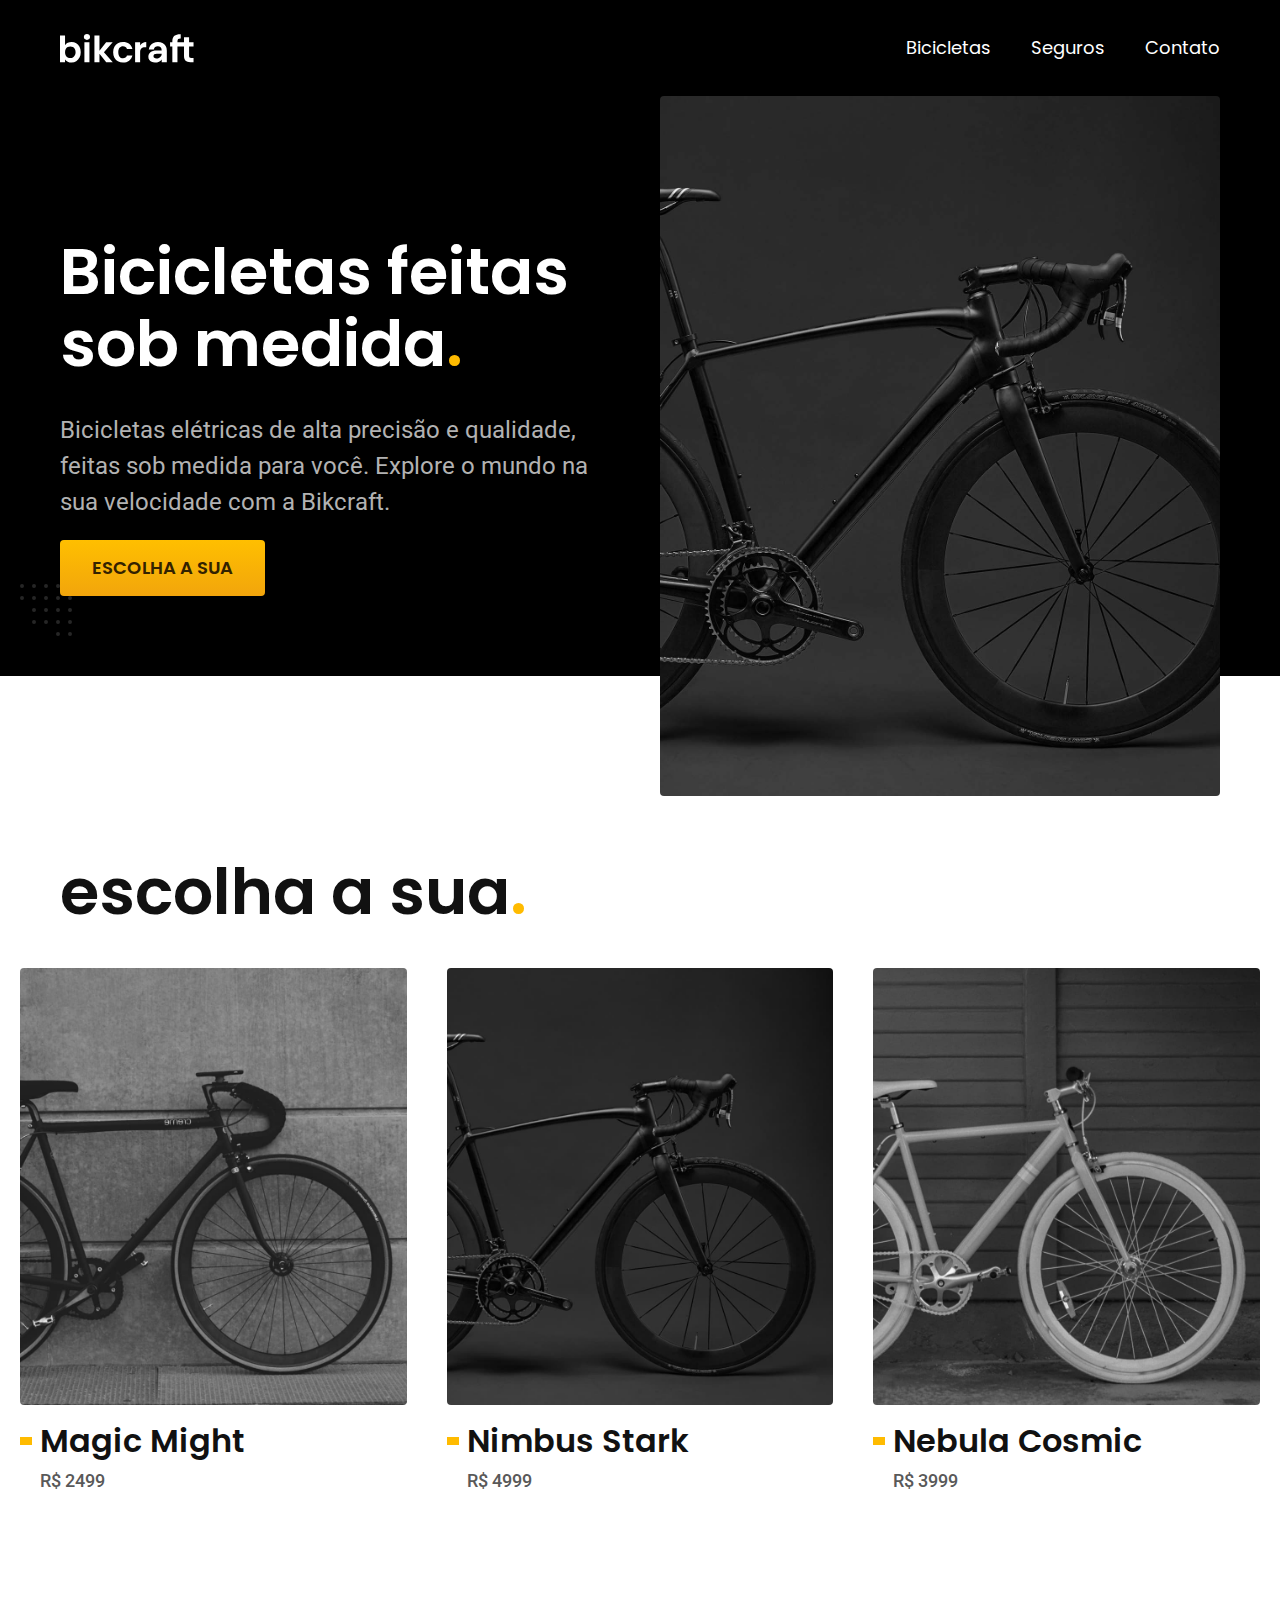
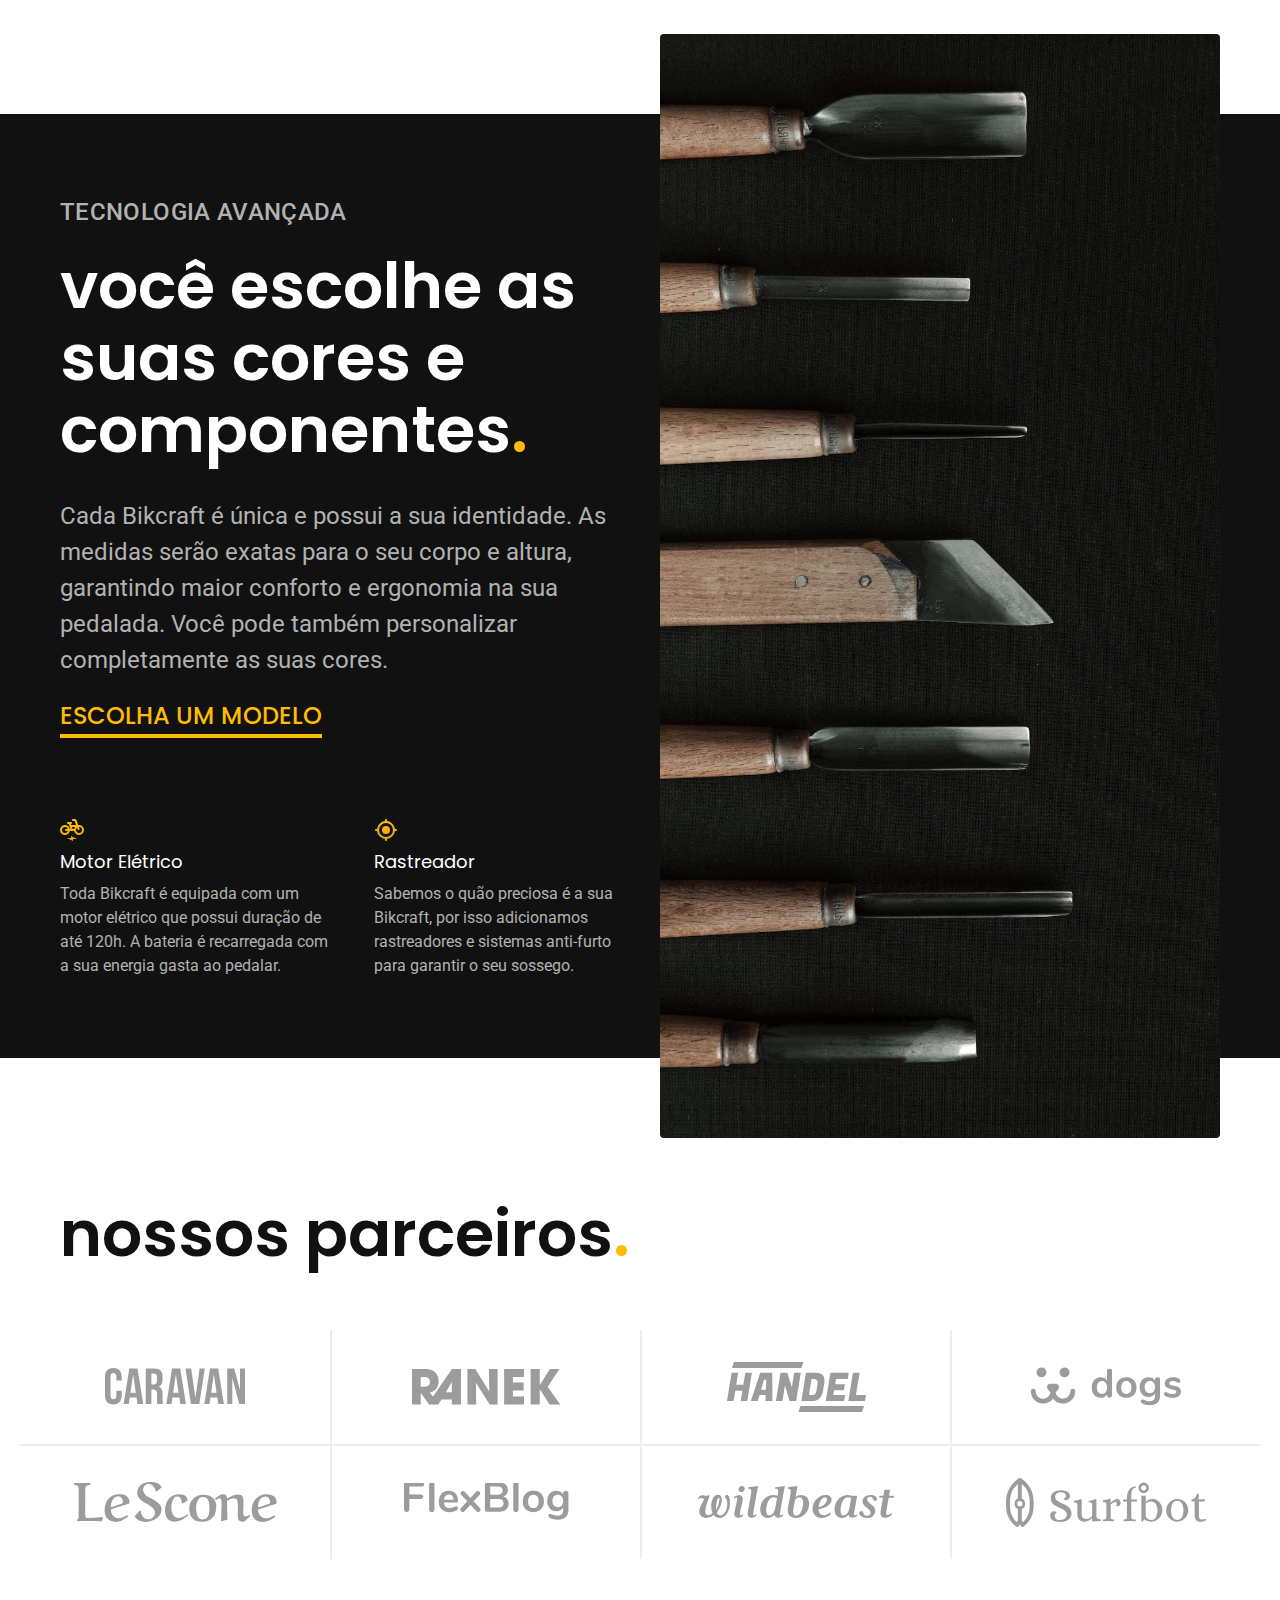
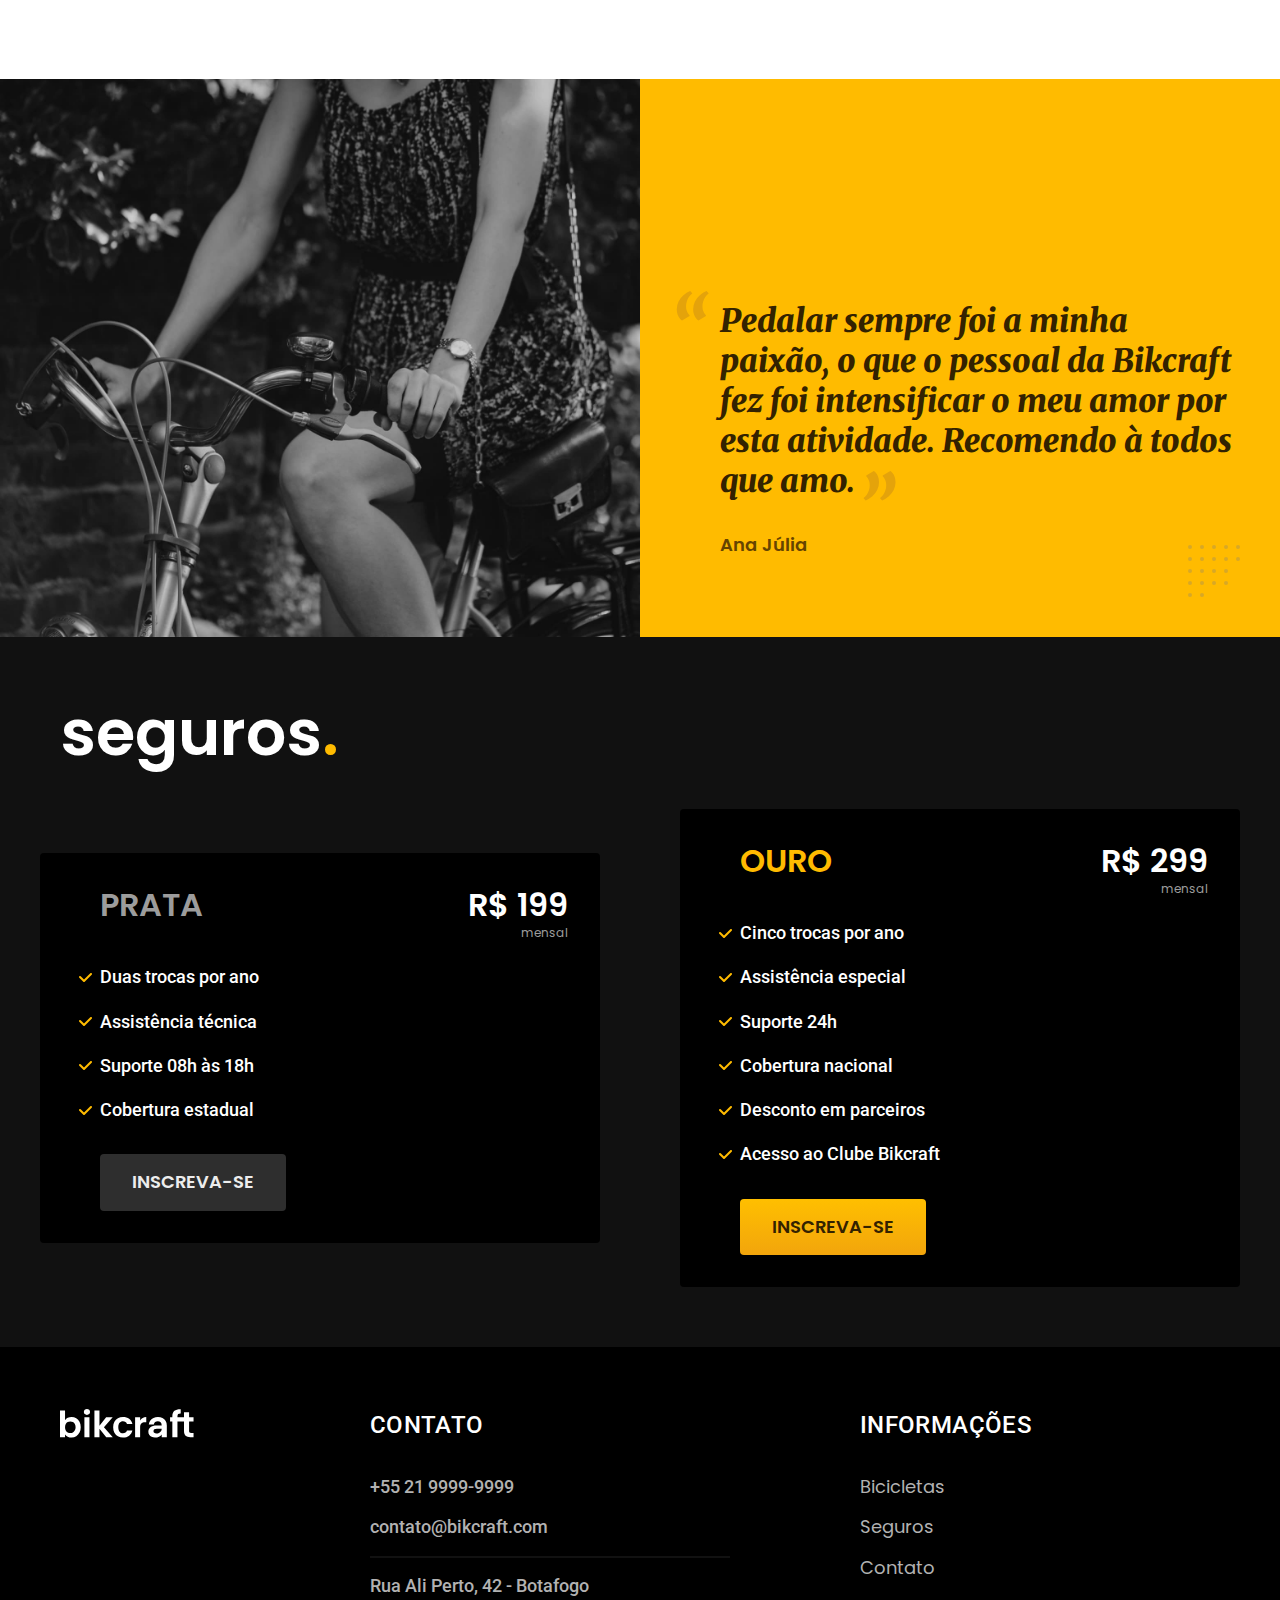
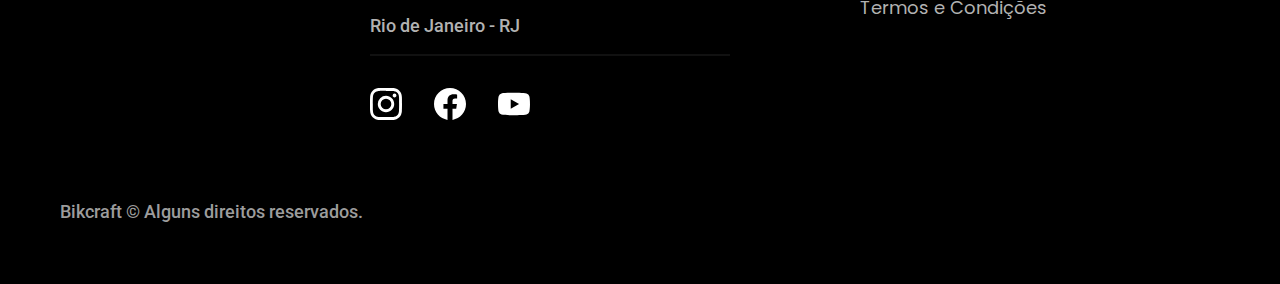
<file: index.html>
<!DOCTYPE html>
<html lang="pt-br">

<head>
  <meta charset="UTF-8">
  <meta name="viewport" content="width=device-width, initial-scale=1.0">
  <title>Bikcraft - Bicicletas Elétricas</title>
  <meta name="description" content="Bicicletas elétricas de alta precisão e qualidade, feitas sob medida para o cliente. Explore o mundo na sua velocidade com a Bikcraft.">

  <link rel="icon" href="./favicon.svg" type="image/svg+xml">
  <link rel="preload" href="./css/style.min.css" as="style">
  <link rel="stylesheet" href="./css/style.min.css">

  <script>document.documentElement.classList.add('js')</script>

  <link rel="preconnect" href="https://fonts.googleapis.com">
  <link rel="preconnect" href="https://fonts.gstatic.com" crossorigin>
  <link href="https://fonts.googleapis.com/css2?family=Merriweather:wght@900&family=Poppins:wght@400;600&family=Roboto:wght@400;500&display=swap" rel="stylesheet">

  <link rel="preconnect" href="https://fonts.googleapis.com">
  <link rel="preconnect" href="https://fonts.gstatic.com" crossorigin>
  <link href="https://fonts.googleapis.com/css2?family=Merriweather:wght@900&family=Poppins:wght@400;600&family=Roboto:wght@400;500&display=swap" rel="stylesheet">

</head>

<body>
  <header class="header-bg">
    <div class="header container">
      <a href="./">
        <img src="./img/bikcraft.svg" width="136" height="32" alt="Bikcraft">
      </a>

      <nav aria-label="primaria">
        <ul class="header-menu font-1-m cor-0">
          <li><a href="./bicicletas.html">Bicicletas</a></li>
          <li><a href="./seguros.html">Seguros</a></li>
          <li><a href="./contato.html">Contato</a></li>
        </ul>
      </nav>
    </div>
  </header>

  <main class="introducao-bg">
    <div class="introducao container">
      <div class="introducao-conteudo">
        <h1 class="font-1-xxl cor-0 fadeInDown" data-anime="100">Bicicletas feitas sob medida<span class="cor-p1">.</span></h1>
        <p class="font-2-l cor-5 fadeInUp" data-anime="200">Bicicletas elétricas de alta precisão e qualidade, feitas sob medida para você. Explore o mundo na sua velocidade com a Bikcraft.</p>
        <a class="botao fadeInLeft" data-anime="100" href="./bicicletas.html">Escolha a sua</a>
      </div>
      <picture class="fadeInUp fadeInRight" data-anime="200">
        <source media="(max-width: 800px)" width="1120" height="680" srcset="./img/bicicletas/nimbus.jpg">
        <img src="./img/fotos/introducao.jpg" alt="Bicicleta elétrica preta.">
      </picture>
    </div>
  </main>

  <article class="bicicletas-lista">
    <h2 class="container font-1-xxl">escolha a sua<span class="cor-p1">.</span></h2>

    <ul>
      <li>
        <a href="./bicicletas/magic.html">
          <img src="./img/bicicletas/magic-home.jpg" width="920" height="1040" alt="Bicicleta preta">
          <h3 class="font-1-xl">Magic Might</h3>
          <span class="font-2-m cor-8">R$ 2499</span>
        </a>
      </li>
      <li>
        <a href="./bicicletas/nimbus.html">
          <img src="./img/bicicletas/nimbus-home.jpg" width="920" height="1040" alt="Bicicleta preta">
          <h3 class="font-1-xl">Nimbus Stark</h3>
          <span class="font-2-m cor-8">R$ 4999</span>
        </a>
      </li>
      <li>
        <a href="./bicicletas/nebula.html">
          <img src="./img/bicicletas/nebula-home.jpg" width="920" height="1040" alt="Bicicleta preta">
          <h3 class="font-1-xl">Nebula Cosmic</h3>
          <span class="font-2-m cor-8">R$ 3999</span>
        </a>
      </li>
    </ul>
  </article>

  <article class="tecnologia-bg">
    <div class="tecnologia container">
      <div class="tecnologia-conteudo">
        <span class="font-2-l-b cor-5">Tecnologia Avançada</span>
        <h2 class="font-1-xxl cor-0">você escolhe as suas cores e componentes<span class="cor-p1">.</span></h2>
        <p class="font-2-l cor-5">Cada Bikcraft é única e possui a sua identidade. As medidas serão exatas para o seu corpo e altura, garantindo maior conforto e ergonomia na sua pedalada. Você pode também personalizar completamente as suas cores.</p>
        <a class="link" href="./bicicletas.html">Escolha um modelo</a>
        <div class="tecnologia-vantagens">
          <div>
            <img src="./img/icones/eletrica.svg" width="32" height="32" alt="">
            <h3 class="font-1-m cor-0">Motor Elétrico</h3>
            <p class="font-2-s cor-5">Toda Bikcraft é equipada com um motor elétrico que possui duração de até 120h. A bateria é recarregada com a sua energia gasta ao pedalar.</p>
          </div>
          <div>
            <img src="./img/icones/rastreador.svg" width="32" height="32" alt="">
            <h3 class="font-1-m cor-0">Rastreador</h3>
            <p class="font-2-s cor-5">Sabemos o quão preciosa é a sua Bikcraft, por isso adicionamos rastreadores e sistemas anti-furto para garantir o seu sossego.</p>
          </div>
        </div>
      </div>
      <div class="tecnologia-imagem">
        <img src="./img/fotos/tecnologia.jpg" width="1200" height="1920" alt="">
      </div>
    </div>
  </article>

  <section class="parceiros" aria-label="Nossos Parceiros">
    <h2 class="container font-1-xxl">nossos parceiros<span class="cor-p1">.</span></h2>

    <ul>
      <li><img src="./img/parceiros/caravan.svg" width="140" height="38" alt="caravan"></li>
      <li><img src="./img/parceiros/ranek.svg" width="149" height="36" alt="ranek"></li>
      <li><img src="./img/parceiros/handel.svg" width="139" height="59" alt="handel"></li>
      <li><img src="./img/parceiros/dogs.svg" width="152" height="39" alt="dogs"></li>
      <li><img src="./img/parceiros/lescone.svg" width="204" height="41" alt="lescone"></li>
      <li><img src="./img/parceiros/flexblog.svg" width="165" height="38" alt="flexblog"></li>
      <li><img src="./img/parceiros/wildbeast.svg" width="196" height="34" alt="wildbeast"></li>
      <li><img src="./img/parceiros/surfbot.svg" width="200" height="49" alt="surfbot"></li>
    </ul>
  </section>

  <section class="depoimento" aria-label="Depoimento">
    <div>
      <img src="./img/fotos/depoimento.jpg" width="1560" height="1360" alt="Pessoa pedalando uma bicicleta Bikcraft">
    </div>
    <div class="depoimento-conteudo">
      <blockquote class="font-1-xl cor-p5">
        <p>Pedalar sempre foi a minha paixão, o que o pessoal da Bikcraft fez foi intensificar o meu amor por esta atividade. Recomendo à todos que amo.</p>
      </blockquote>
      <span class="font-1-m-b cor-p4">Ana Júlia</span>
    </div>
  </section>

  <article class="seguros-bg">
    <div class="seguros container">
      <h2 class="font-1-xxl cor-0">seguros<span class="cor-p1">.</span></h2>
      <div class="seguros-item fadeInLeft">
        <h3 class="font-1-xl cor-6">PRATA</h3>
        <span class="font-1-xl cor-0">R$ 199 <span class="font-1-xs cor-6">mensal</span></span>
        <ul class="font-2-m cor-0">
          <li>Duas trocas por ano</li>
          <li>Assistência técnica</li>
          <li>Suporte 08h às 18h</li>
          <li>Cobertura estadual</li>
        </ul>
        <a class="botao secundario" href="./orcamento.html">Inscreva-se</a>
      </div>

      <div class="seguros-item fadeInRight">
        <h3 class="font-1-xl cor-p1">OURO</h3>
        <span class="font-1-xl cor-0">R$ 299 <span class="font-1-xs cor-6">mensal</span></span>
        <ul class="font-2-m cor-0">
          <li>Cinco trocas por ano</li>
          <li>Assistência especial</li>
          <li>Suporte 24h</li>
          <li>Cobertura nacional</li>
          <li>Desconto em parceiros</li>
          <li>Acesso ao Clube Bikcraft</li>
        </ul>
        <a class="botao" href="./orcamento.html">Inscreva-se</a>
      </div>
    </div>
  </article>

  <footer class="footer-bg">
    <div class="footer container">
      <img src="./img/bikcraft.svg" width="136" height="32" alt="Bikcraft">
      <div class="footer-contato">
        <h3 class="font-2-l-b cor-0">Contato</h3>
        <ul class="font-2-m cor-5">
          <li><a href="tel:+552199999999">+55 21 9999-9999</a></li>
          <li><a href="mailto:contato@bikcraft.com">contato@bikcraft.com</a></li>
          <li>Rua Ali Perto, 42 - Botafogo</li>
          <li>Rio de Janeiro - RJ</li>
        </ul>
        <div class="footer-redes">
          <a href="./">
            <img src="./img/redes/instagram.svg" width="32" height="32" alt="Instagram">
          </a>
          <a href="./">
            <img src="./img/redes/facebook.svg" width="32" height="32" alt="Facebook">
          </a>
          <a href="./">
            <img src="./img/redes/youtube.svg" width="32" height="32" alt="Youtube">
          </a>
        </div>
      </div>
      <div class="footer-informacoes">
        <h3 class="font-2-l-b cor-0">Informações</h3>
        <nav>
          <ul class="font-1-m cor-5">
            <li><a href="./bicicletas.html">Bicicletas</a></li>
            <li><a href="./seguros.html">Seguros</a></li>
            <li><a href="./contato.html">Contato</a></li>
            <li><a href="./termos.html">Termos e Condições</a></li>
          </ul>
        </nav>
      </div>
      <p class="footer-copy font-2-m cor-6">Bikcraft © Alguns direitos reservados.</p>
    </div>
  </footer>
  <script src="./js/plugins/simple-anime.js"></script>
  <script src="./js/script.js"></script>
</body>

</html>
</file>
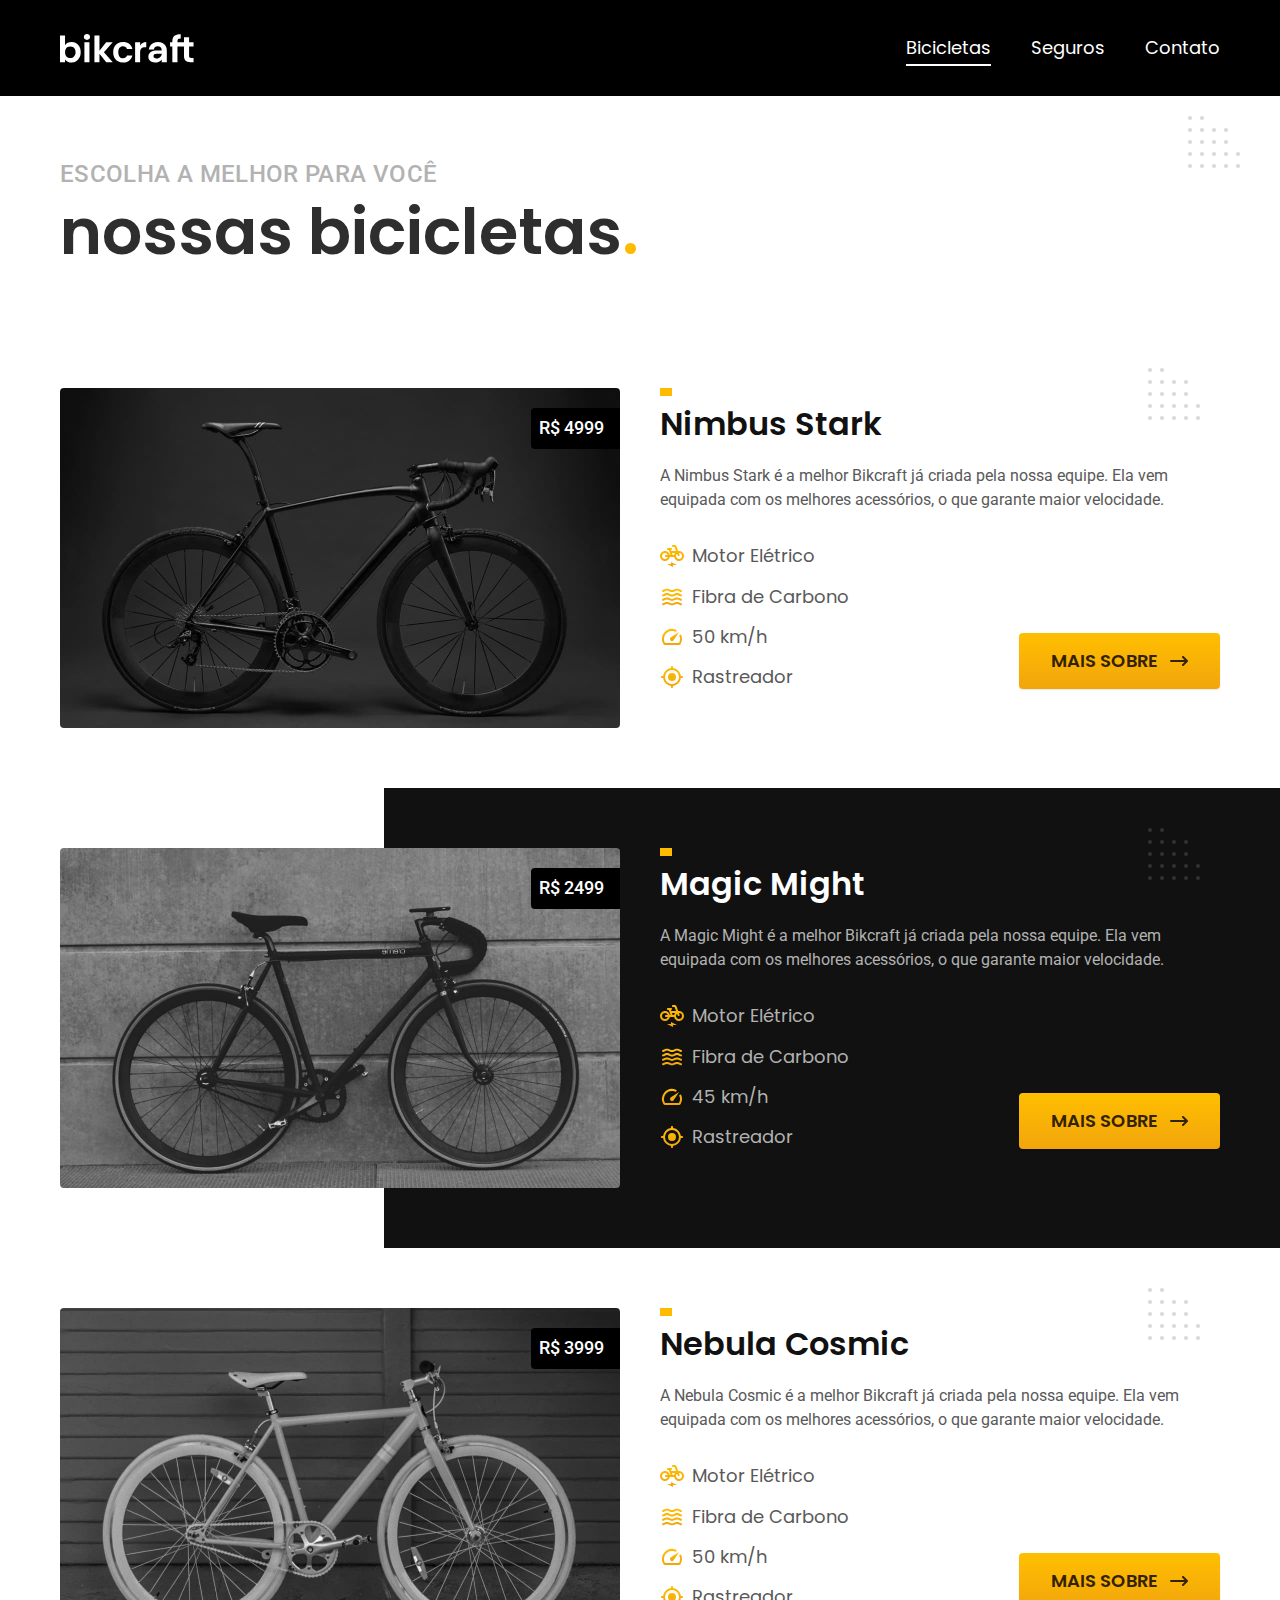
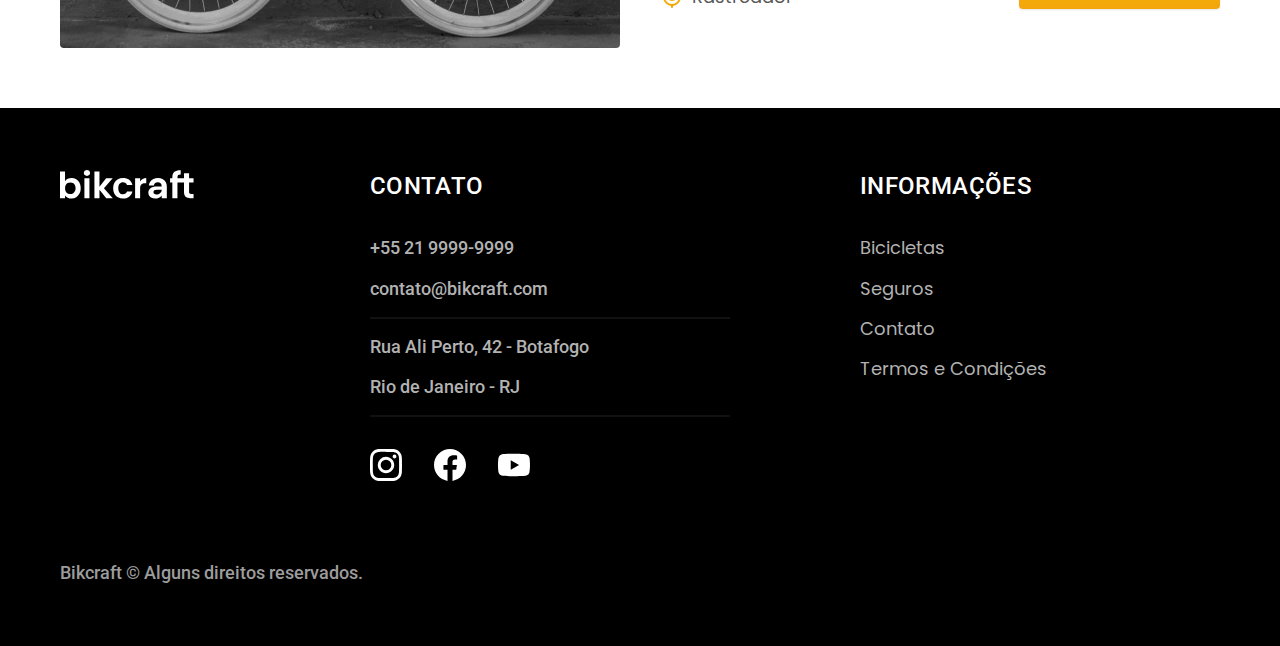
<file: bicicletas.html>
<!DOCTYPE html>
<html lang="pt-br">

<head>
  <meta charset="UTF-8">
  <meta name="viewport" content="width=device-width, initial-scale=1.0">

  <title>Bicicletas | Bikcraft</title>
  <meta name="description" content="Bicicletas">

  <link rel="icon" href="./favicon.svg" type="image/svg+xml">
  <link rel="preload" href="./css/style.min.css" as="style">
  <link rel="stylesheet" href="./css/style.min.css">
  <script>document.documentElement.classList.add('js')</script>

  <link rel="preconnect" href="https://fonts.googleapis.com">
  <link rel="preconnect" href="https://fonts.gstatic.com" crossorigin>
  <link href="https://fonts.googleapis.com/css2?family=Merriweather:wght@900&family=Poppins:wght@400;600&family=Roboto:wght@400;500&display=swap" rel="stylesheet">
</head>

<body id="bicicletas">
  <header class="header-bg">
    <div class="header container">
      <a href="./">
        <img src="./img/bikcraft.svg" width="136" height="32" alt="Bikcraft">
      </a>

      <nav aria-label="primaria">
        <ul class="header-menu font-1-m cor-0">
          <li><a href="./bicicletas.html">Bicicletas</a></li>
          <li><a href="./seguros.html">Seguros</a></li>
          <li><a href="./contato.html">Contato</a></li>
        </ul>
      </nav>
    </div>
  </header>

  <main>
    <div class="titulo-bg">
      <div class="titulo container">
        <p class="font-2-l-b cor-5">Escolha a melhor para você</p>
        <h1 class="font-1-xxl cor-10">nossas bicicletas<span class="cor-p1">.</span></h1>
      </div>
    </div>

    <div class="bicicletas container">
      <div class="bicicletas-imagem">
        <img src="./img/bicicletas/nimbus.jpg" width="1120" height="680" alt="Bicicleta preta">
        <span class="font-2-m cor-0">R$ 4999</span>
      </div>
      <div class="bicicletas-conteudo">
        <h2 class="font-1-xl">Nimbus Stark</h2>
        <p class="font-2-s cor-8">A Nimbus Stark é a melhor Bikcraft já criada pela nossa equipe. Ela vem equipada com os melhores acessórios, o que garante maior velocidade.</p>
        <ul class="font-1-m cor-8">
          <li>
            <img src="./img/icones/eletrica.svg" width="32" height="32" alt="">
            Motor Elétrico
          </li>
          <li>
            <img src="./img/icones/carbono.svg" width="32" height="32" alt="">
            Fibra de Carbono
          </li>
          <li>
            <img src="./img/icones/velocidade.svg" width="32" height="32" alt="">
            50 km/h
          </li>
          <li>
            <img src="./img/icones/rastreador.svg" width="32" height="32" alt="">
            Rastreador
          </li>
        </ul>
        <a class="botao seta" href="./bicicletas/nimbus.html">Mais Sobre</a>
      </div>
    </div>

    <div class="bicicletas-bg">
      <div class="bicicletas container">
        <div class="bicicletas-imagem">
          <img src="./img/bicicletas/magic.jpg" width="1120" height="680" alt="Bicicleta preta">
          <span class="font-2-m cor-0">R$ 2499</span>
        </div>
        <div class="bicicletas-conteudo">
          <h2 class="font-1-xl cor-0">Magic Might</h2>
          <p class="font-2-s cor-5">A Magic Might é a melhor Bikcraft já criada pela nossa equipe. Ela vem equipada com os melhores acessórios, o que garante maior velocidade.</p>
          <ul class="font-1-m cor-5">
            <li>
              <img src="./img/icones/eletrica.svg" width="32" height="32" alt="">
              Motor Elétrico
            </li>
            <li>
              <img src="./img/icones/carbono.svg" width="32" height="32" alt="">
              Fibra de Carbono
            </li>
            <li>
              <img src="./img/icones/velocidade.svg" width="32" height="32" alt="">
              45 km/h
            </li>
            <li>
              <img src="./img/icones/rastreador.svg" width="32" height="32" alt="">
              Rastreador
            </li>
          </ul>
          <a class="botao seta" href="./bicicletas/magic.html">Mais Sobre</a>
        </div>
      </div>
    </div>

    <div class="bicicletas container">
      <div class="bicicletas-imagem">
        <img src="./img/bicicletas/nebula.jpg" width="1120" height="680" alt="Bicicleta preta">
        <span class="font-2-m cor-0">R$ 3999</span>
      </div>
      <div class="bicicletas-conteudo">
        <h2 class="font-1-xl">Nebula Cosmic</h2>
        <p class="font-2-s cor-8">A Nebula Cosmic é a melhor Bikcraft já criada pela nossa equipe. Ela vem equipada com os melhores acessórios, o que garante maior velocidade.</p>
        <ul class="font-1-m cor-8">
          <li>
            <img src="./img/icones/eletrica.svg" width="32" height="32" alt="">
            Motor Elétrico
          </li>
          <li>
            <img src="./img/icones/carbono.svg" width="32" height="32" alt="">
            Fibra de Carbono
          </li>
          <li>
            <img src="./img/icones/velocidade.svg" width="32" height="32" alt="">
            50 km/h
          </li>
          <li>
            <img src="./img/icones/rastreador.svg" width="32" height="32" alt="">
            Rastreador
          </li>
        </ul>
        <a class="botao seta" href="./bicicletas/nebula.html">Mais Sobre</a>
      </div>
    </div>

  </main>

  <footer class="footer-bg">
    <div class="footer container">
      <img src="./img/bikcraft.svg" width="136" height="32" alt="Bikcraft">
      <div class="footer-contato">
        <h3 class="font-2-l-b cor-0">Contato</h3>
        <ul class="font-2-m cor-5">
          <li><a href="tel:+552199999999">+55 21 9999-9999</a></li>
          <li><a href="mailto:contato@bikcraft.com">contato@bikcraft.com</a></li>
          <li>Rua Ali Perto, 42 - Botafogo</li>
          <li>Rio de Janeiro - RJ</li>
        </ul>
        <div class="footer-redes">
          <a href="./">
            <img src="./img/redes/instagram.svg" width="32" height="32" alt="Instagram">
          </a>
          <a href="./">
            <img src="./img/redes/facebook.svg" width="32" height="32" alt="Facebook">
          </a>
          <a href="./">
            <img src="./img/redes/youtube.svg" width="32" height="32" alt="Youtube">
          </a>
        </div>
      </div>
      <div class="footer-informacoes">
        <h3 class="font-2-l-b cor-0">Informações</h3>
        <nav>
          <ul class="font-1-m cor-5">
            <li><a href="./bicicletas.html">Bicicletas</a></li>
            <li><a href="./seguros.html">Seguros</a></li>
            <li><a href="./contato.html">Contato</a></li>
            <li><a href="./termos.html">Termos e Condições</a></li>
          </ul>
        </nav>
      </div>
      <p class="footer-copy font-2-m cor-6">Bikcraft © Alguns direitos reservados.</p>
    </div>
  </footer>
  <script src="./js/script.js"></script>
</body>

</html>
</file>
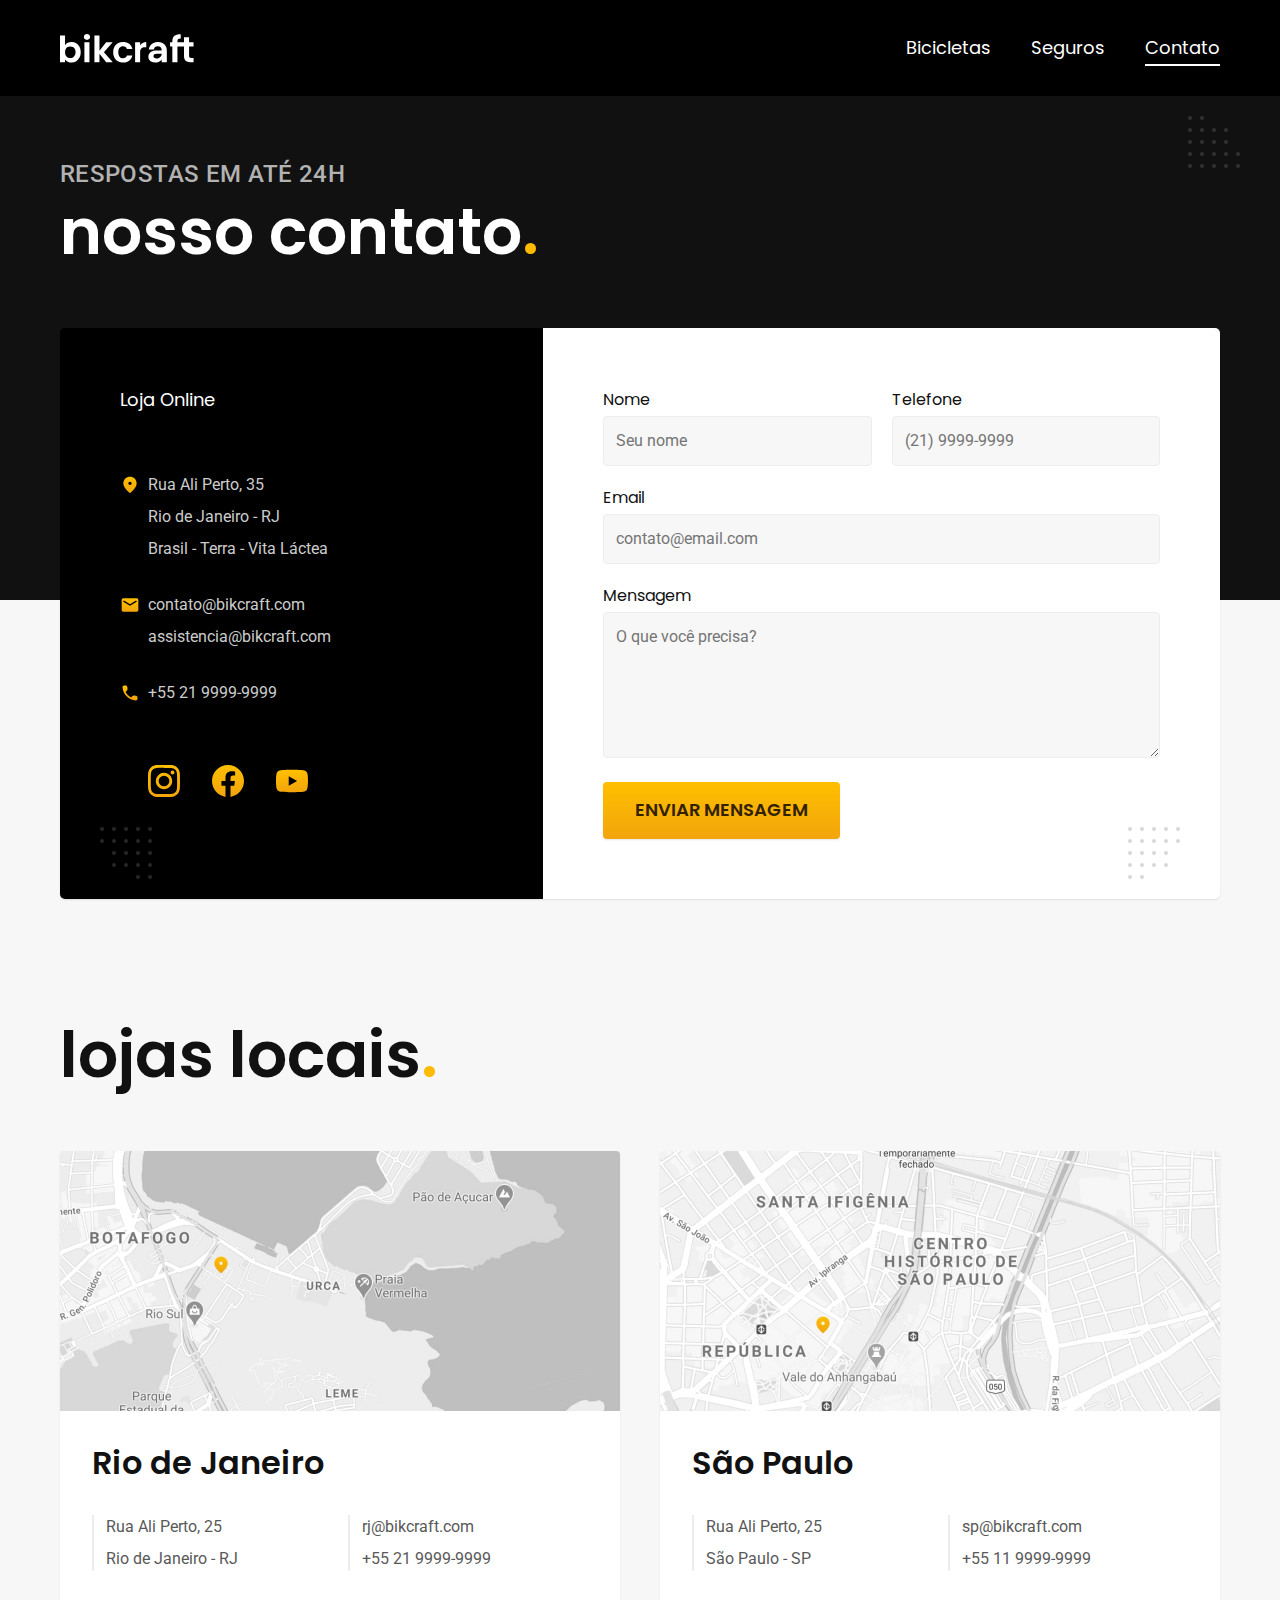
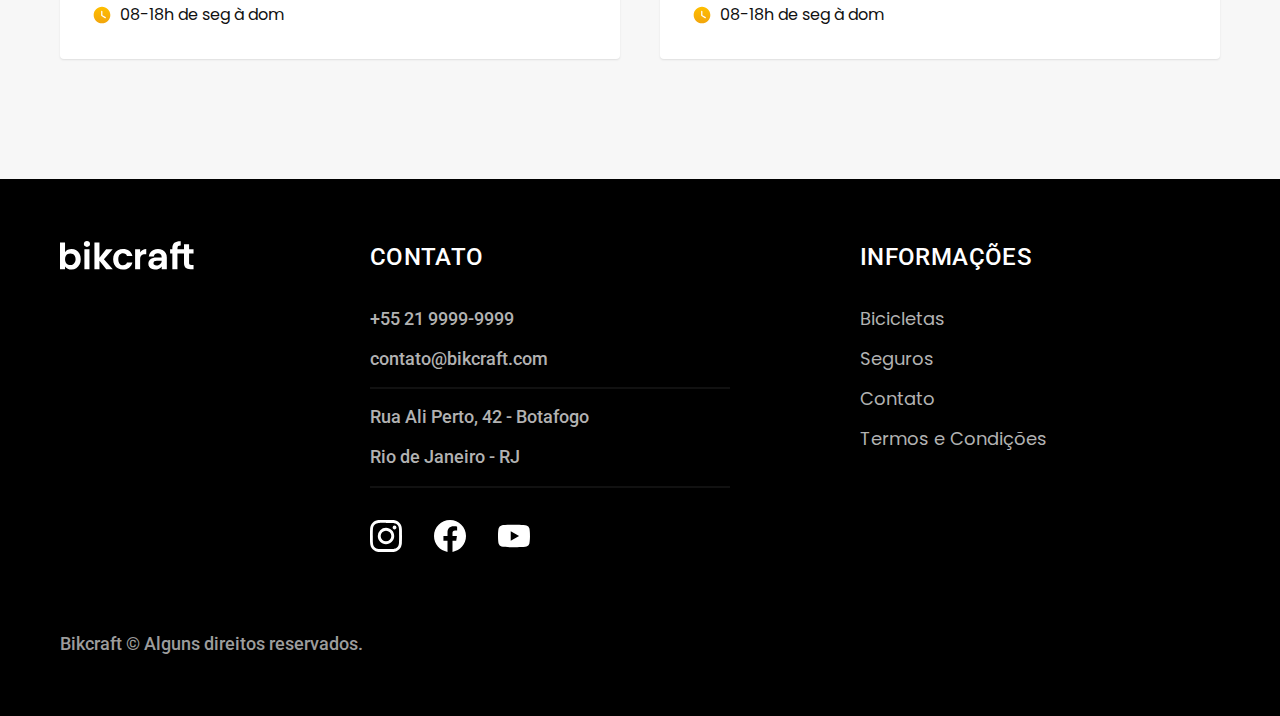
<file: contato.html>
<!DOCTYPE html>
<html lang="pt-br">

<head>
  <meta charset="UTF-8">
  <meta name="viewport" content="width=device-width, initial-scale=1.0">

  <title>Contato | Bikcraft</title>
  <meta name="description" content="Contato.">

  <link rel="icon" href="./favicon.svg" type="image/svg+xml">
  <link rel="preload" href="./css/style.min.css" as="style">
  <link rel="stylesheet" href="./css/style.min.css">
  <script>document.documentElement.classList.add('js')</script>

  <link rel="preconnect" href="https://fonts.googleapis.com">
  <link rel="preconnect" href="https://fonts.gstatic.com" crossorigin>
  <link href="https://fonts.googleapis.com/css2?family=Merriweather:wght@900&family=Poppins:wght@400;600&family=Roboto:wght@400;500&display=swap" rel="stylesheet">
</head>

<body id="contato">
  <header class="header-bg">
    <div class="header container">
      <a href="./">
        <img src="./img/bikcraft.svg" width="136" height="32" alt="Bikcraft">
      </a>

      <nav aria-label="primaria">
        <ul class="header-menu font-1-m cor-0">
          <li><a href="./bicicletas.html">Bicicletas</a></li>
          <li><a href="./seguros.html">Seguros</a></li>
          <li><a href="./contato.html">Contato</a></li>
        </ul>
      </nav>
    </div>
  </header>

  <main>
    <div class="titulo-bg">
      <div class="titulo container">
        <p class="font-2-l-b cor-5">Respostas em até 24h</p>
        <h1 class="font-1-xxl cor-0">nosso contato<span class="cor-p1">.</span></h1>
      </div>
    </div>

    <div class="contato container">
      <section class="contato-dados" aria-label="Endereço">
        <h2 class="font-1-m cor-0">Loja Online</h2>
        <div class="contato-endereco font-2-s cor-4">
          <p>Rua Ali Perto, 35</p>
          <p>Rio de Janeiro - RJ</p>
          <p>Brasil - Terra - Vita Láctea</p>
        </div>
        <address class="contato-meios font-2-s cor-4">
          <a href="mailto:contato@bikcraft.com">contato@bikcraft.com</a>
          <a href="mailto:assistencia@bikcraft.com">assistencia@bikcraft.com</a>
          <a href="tel:+552199999999">+55 21 9999-9999</a>
        </address>
        <div class="contato-redes">
          <a href="./">
            <img src="./img/redes/instagram-p.svg" alt="Instagram">
          </a>
          <a href="./">
            <img src="./img/redes/facebook-p.svg" alt="Facebook">
          </a>
          <a href="./">
            <img src="./img/redes/youtube-p.svg" alt="Youtube">
          </a>
        </div>
      </section>
      <section class="contato-formulario" aria-label="Formulário">
        <form class="form" action="./contato.html">
          <div>
            <label for="nome">Nome</label>
            <input type="text" id="nome" name="nome" placeholder="Seu nome">
          </div>
          <div>
            <label for="telefone">Telefone</label>
            <input type="text" id="telefone" name="telefone" placeholder="(21) 9999-9999">
          </div>
          <div class="col-2">
            <label for="email">Email</label>
            <input type="email" id="email" name="email" placeholder="contato@email.com">
          </div>
          <div class="col-2">
            <label for="mensagem">Mensagem</label>
            <textarea rows="5" id="mensagem" name="mensagem" placeholder="O que você precisa?"></textarea>
          </div>
          <button class="botao col-2">Enviar Mensagem</button>
        </form>
      </section>
    </div>
  </main>

  <article class="lojas container">
    <h2 class="font-1-xxl">lojas locais<span class="cor-p1">.</span></h2>
    <div class="lojas-item">
      <img src="./img/lojas/rj.jpg" alt="mapa marcando o endereço em Rua Ali Perto, 25 - Rio de Janeiro - RJ">
      <div class="lojas-conteudo">
        <h3 class="font-1-xl">Rio de Janeiro</h3>
        <div class="lojas-dados font-2-s cor-8">
          <p>Rua Ali Perto, 25</p>
          <p>Rio de Janeiro - RJ</p>
        </div>
        <div class="lojas-dados font-2-s cor-8">
          <a href="mailto:rj@bikcraft.com">rj@bikcraft.com</a>
          <a href="tel:+552199999999">+55 21 9999-9999</a>
        </div>
        <p class="lojas-tempo font-1-s"><img src="./img/icones/horario.svg" alt="">08-18h de seg à dom</p>
      </div>
    </div>

    <div class="lojas-item">
      <img src="./img/lojas/sp.jpg" alt="mapa marcando o endereço em Rua Ali Perto, 25 - São Paulo - SP">
      <div class="lojas-conteudo">
        <h3 class="font-1-xl">São Paulo</h3>
        <div class="lojas-dados font-2-s cor-8">
          <p>Rua Ali Perto, 25</p>
          <p>São Paulo - SP</p>
        </div>
        <div class="lojas-dados font-2-s cor-8">
          <a href="mailto:sp@bikcraft.com">sp@bikcraft.com</a>
          <a href="tel:+551199999999">+55 11 9999-9999</a>
        </div>
        <p class="lojas-tempo font-1-s"><img src="./img/icones/horario.svg" alt="">08-18h de seg à dom</p>
      </div>
    </div>
  </article>

  <footer class="footer-bg">
    <div class="footer container">
      <img src="./img/bikcraft.svg" width="136" height="32" alt="Bikcraft">
      <div class="footer-contato">
        <h3 class="font-2-l-b cor-0">Contato</h3>
        <ul class="font-2-m cor-5">
          <li><a href="tel:+552199999999">+55 21 9999-9999</a></li>
          <li><a href="mailto:contato@bikcraft.com">contato@bikcraft.com</a></li>
          <li>Rua Ali Perto, 42 - Botafogo</li>
          <li>Rio de Janeiro - RJ</li>
        </ul>
        <div class="footer-redes">
          <a href="./">
            <img src="./img/redes/instagram.svg" width="32" height="32" alt="Instagram">
          </a>
          <a href="./">
            <img src="./img/redes/facebook.svg" width="32" height="32" alt="Facebook">
          </a>
          <a href="./">
            <img src="./img/redes/youtube.svg" width="32" height="32" alt="Youtube">
          </a>
        </div>
      </div>
      <div class="footer-informacoes">
        <h3 class="font-2-l-b cor-0">Informações</h3>
        <nav>
          <ul class="font-1-m cor-5">
            <li><a href="./bicicletas.html">Bicicletas</a></li>
            <li><a href="./seguros.html">Seguros</a></li>
            <li><a href="./contato.html">Contato</a></li>
            <li><a href="./termos.html">Termos e Condições</a></li>
          </ul>
        </nav>
      </div>
      <p class="footer-copy font-2-m cor-6">Bikcraft © Alguns direitos reservados.</p>
    </div>
  </footer>
  <script src="./js/script.js"></script>
</body>

</html>
</file>
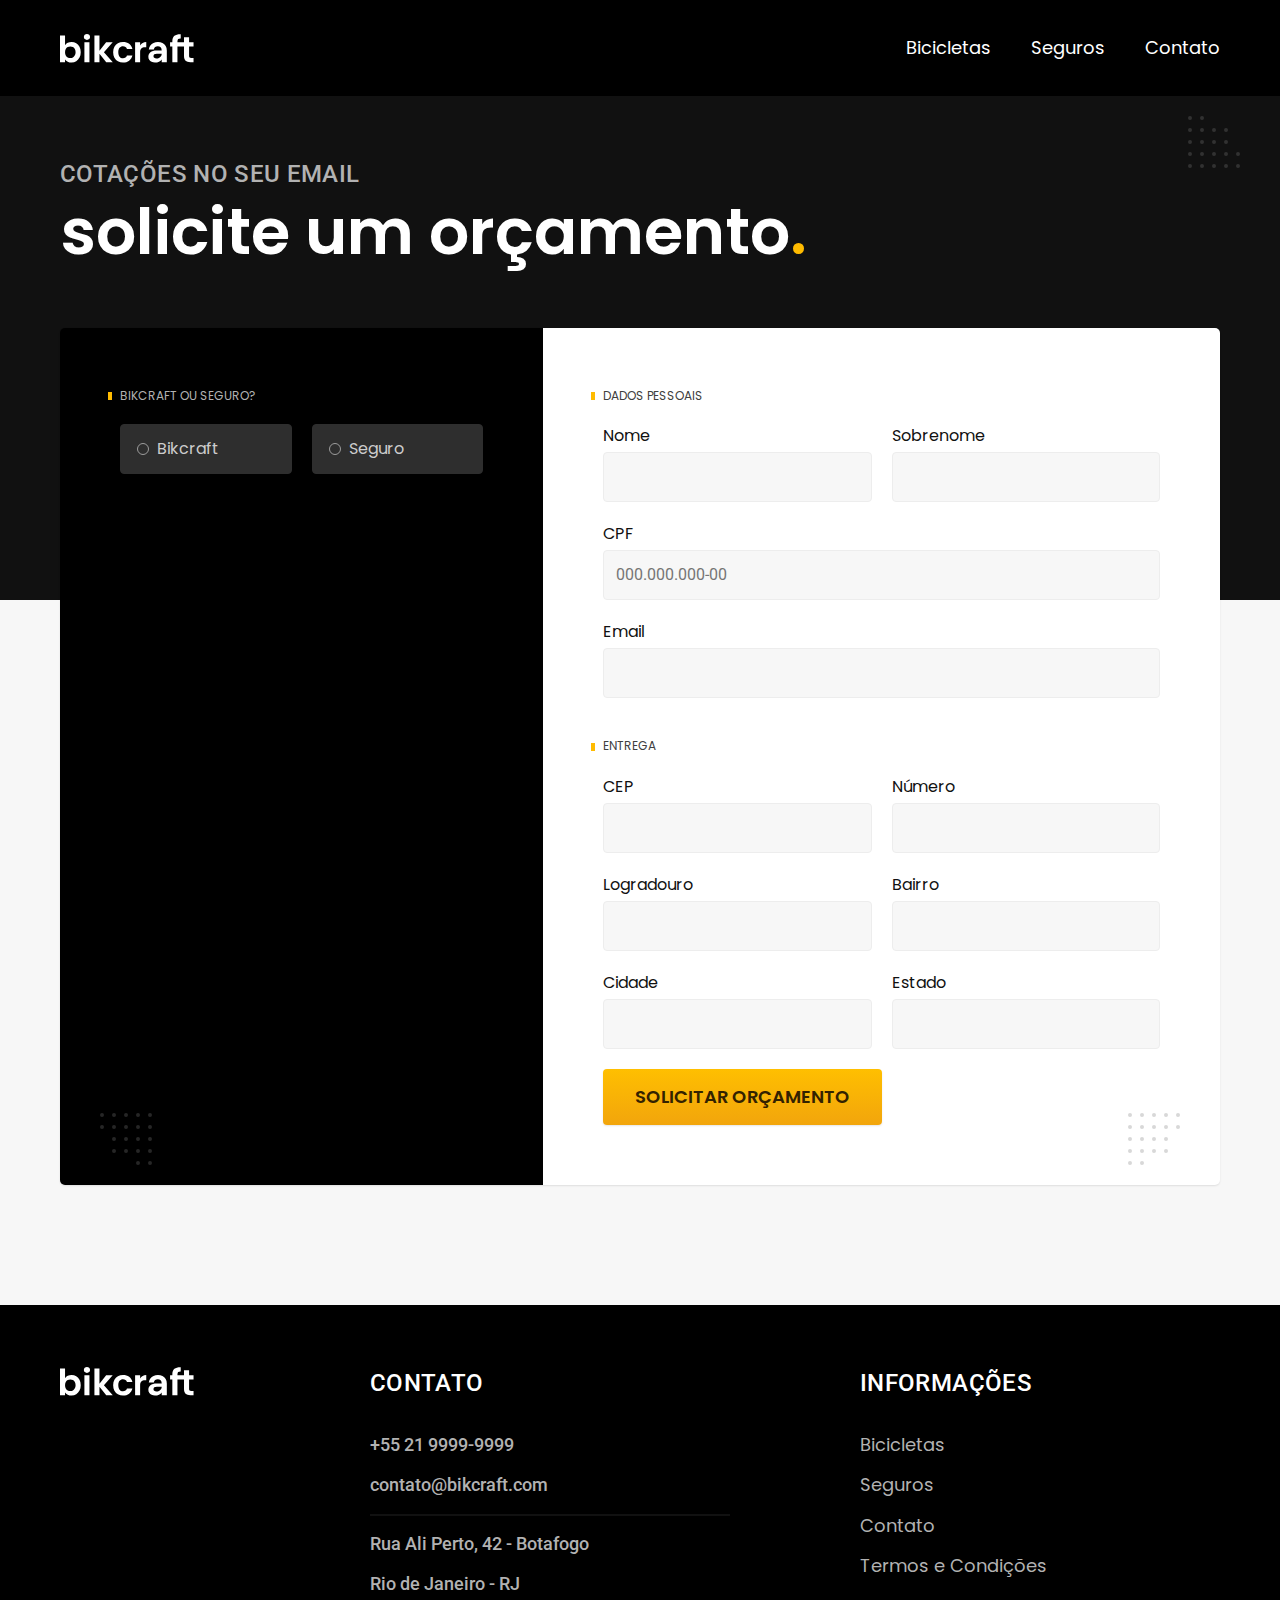
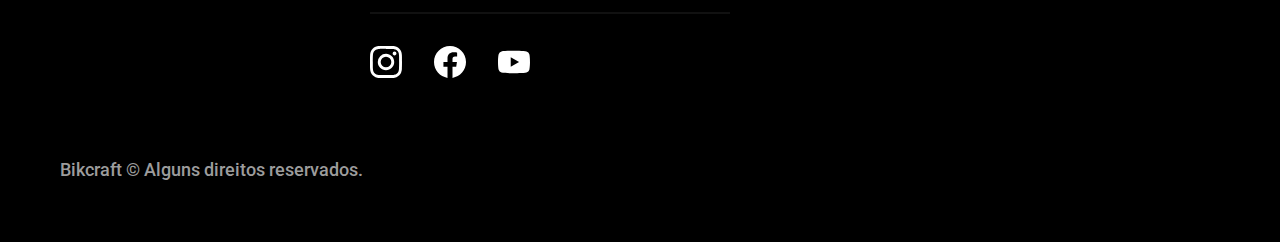
<file: orcamento.html>
<!DOCTYPE html>
<html lang="pt-br">

<head>
  <meta charset="UTF-8">
  <meta name="viewport" content="width=device-width, initial-scale=1.0">

  <title>Orçamento | Bikcraft</title>
  <meta name="description" content="Orçamento.">

  <link rel="icon" href="./favicon.svg" type="image/svg+xml">
  <link rel="preload" href="./css/style.min.css" as="style">
  <link rel="stylesheet" href="./css/style.min.css">
  <script>document.documentElement.classList.add('js')</script>

  <link rel="preconnect" href="https://fonts.googleapis.com">
  <link rel="preconnect" href="https://fonts.gstatic.com" crossorigin>
  <link href="https://fonts.googleapis.com/css2?family=Merriweather:wght@900&family=Poppins:wght@400;600&family=Roboto:wght@400;500&display=swap" rel="stylesheet">
</head>

<body id="orcamento">
  <header class="header-bg">
    <div class="header container">
      <a href="./">
        <img src="./img/bikcraft.svg" width="136" height="32" alt="Bikcraft">
      </a>

      <nav aria-label="primaria">
        <ul class="header-menu font-1-m cor-0">
          <li><a href="./bicicletas.html">Bicicletas</a></li>
          <li><a href="./seguros.html">Seguros</a></li>
          <li><a href="./contato.html">Contato</a></li>
        </ul>
      </nav>
    </div>
  </header>

  <main>
    <div class="titulo-bg">
      <div class="titulo container">
        <p class="font-2-l-b cor-5">Cotações no seu email</p>
        <h1 class="font-1-xxl cor-0">solicite um orçamento<span class="cor-p1">.</span></h1>
      </div>
    </div>

    <form class="orcamento container" action="./orcamento.html">
      <div class="orcamento-produto">
        <h2 class="font-1-xs cor-5">Bikcraft ou Seguro?</h2>

        <input type="radio" name="tipo" value="bikcraft" id="bikcraft">
        <label for="bikcraft">Bikcraft</label>

        <input type="radio" name="tipo" value="seguro" id="seguro">
        <label for="seguro">Seguro</label>

        <div class="orcamento-conteudo" id="orcamento-bikcraft">
          <h2 class="font-1-xs cor-5">Escolha a sua</h2>

          <input type="radio" name="produto" value="nimbus" id="nimbus">
          <label for="nimbus">Nimbus Stark <span>R$ 4999</span></label>
          <div class="orcamento-detalhes">
            <ul class="font-1-xs cor-8">
              <li><img src="./img/icones/eletrica.svg" alt=""> Motor Elétrico</li>
              <li><img src="./img/icones/carbono.svg" alt=""> Fibra de Carbono</li>
              <li><img src="./img/icones/velocidade.svg" alt=""> 50 km/h</li>
              <li><img src="./img/icones/rastreador.svg" alt=""> Rastreador</li>
            </ul>
            <img src="./img/bicicletas/nimbus.jpg" alt="Bicicleta preta">
          </div>

          <input type="radio" name="produto" value="magic" id="magic">
          <label for="magic">Magic Might <span>R$ 2499</span></label>
          <div class="orcamento-detalhes">
            <ul class="font-1-xs cor-8">
              <li><img src="./img/icones/eletrica.svg" alt=""> Motor Elétrico</li>
              <li><img src="./img/icones/carbono.svg" alt=""> Fibra de Carbono</li>
              <li><img src="./img/icones/velocidade.svg" alt=""> 45 km/h</li>
              <li><img src="./img/icones/rastreador.svg" alt=""> Rastreador</li>
            </ul>
            <img src="./img/bicicletas/magic.jpg" alt="Bicicleta preta">
          </div>

          <input type="radio" name="produto" value="nebula" id="nebula">
          <label for="nebula">Nebula Cosmic <span>R$ 3999</span></label>
          <div class="orcamento-detalhes">
            <ul class="font-1-xs cor-8">
              <li><img src="./img/icones/eletrica.svg" alt=""> Motor Elétrico</li>
              <li><img src="./img/icones/carbono.svg" alt=""> Fibra de Carbono</li>
              <li><img src="./img/icones/velocidade.svg" alt=""> 40 km/h</li>
              <li><img src="./img/icones/rastreador.svg" alt=""> Rastreador</li>
            </ul>
            <img src="./img/bicicletas/nebula.jpg" alt="Bicicleta branca">
          </div>

        </div>

        <div class="orcamento-conteudo" id="orcamento-seguro">
          <h2 class="font-1-xs cor-5">Escolha o plano</h2>

          <input type="radio" name="produto" value="prata" id="prata">
          <label for="prata">Prata <span>R$ 199</span></label>

          <input type="radio" name="produto" value="ouro" id="ouro">
          <label for="ouro">Ouro <span>R$ 299</span></label>
        </div>
      </div>
      <div class="orcamento-dados form">
        <h2 class="font-1-xs cor-9 col-2">dados pessoais</h2>
        <div>
          <label for="nome">Nome</label>
          <input type="text" id="nome" name="nome">
        </div>
        <div>
          <label for="sobrenome">Sobrenome</label>
          <input type="text" id="sobrenome" name="sobrenome">
        </div>
        <div class="col-2">
          <label for="cpf">CPF</label>
          <input type="text" id="cpf" name="cpf" placeholder="000.000.000-00">
        </div>
        <div class="col-2">
          <label for="email">Email</label>
          <input type="email" id="email" name="email">
        </div>
        <h2 class="font-1-xs cor-9 col-2">entrega</h2>
        <div>
          <label for="cep">CEP</label>
          <input type="text" id="cep" name="cep">
        </div>
        <div>
          <label for="numero">Número</label>
          <input type="text" id="numero" name="numero">
        </div>
        <div>
          <label for="logradouro">Logradouro</label>
          <input type="text" id="logradouro" name="logradouro">
        </div>
        <div>
          <label for="bairro">Bairro</label>
          <input type="text" id="bairro" name="bairro">
        </div>
        <div>
          <label for="cidade">Cidade</label>
          <input type="text" id="cidade" name="cidade">
        </div>
        <div>
          <label for="estado">Estado</label>
          <input type="text" id="estado" name="estado">
        </div>
        <button class="botao col-2">Solicitar Orçamento</button>
      </div>
    </form>
  </main>

  <footer class="footer-bg">
    <div class="footer container">
      <img src="./img/bikcraft.svg" width="136" height="32" alt="Bikcraft">
      <div class="footer-contato">
        <h3 class="font-2-l-b cor-0">Contato</h3>
        <ul class="font-2-m cor-5">
          <li><a href="tel:+552199999999">+55 21 9999-9999</a></li>
          <li><a href="mailto:contato@bikcraft.com">contato@bikcraft.com</a></li>
          <li>Rua Ali Perto, 42 - Botafogo</li>
          <li>Rio de Janeiro - RJ</li>
        </ul>
        <div class="footer-redes">
          <a href="./">
            <img src="./img/redes/instagram.svg" width="32" height="32" alt="Instagram">
          </a>
          <a href="./">
            <img src="./img/redes/facebook.svg" width="32" height="32" alt="Facebook">
          </a>
          <a href="./">
            <img src="./img/redes/youtube.svg" width="32" height="32" alt="Youtube">
          </a>
        </div>
      </div>
      <div class="footer-informacoes">
        <h3 class="font-2-l-b cor-0">Informações</h3>
        <nav>
          <ul class="font-1-m cor-5">
            <li><a href="./bicicletas.html">Bicicletas</a></li>
            <li><a href="./seguros.html">Seguros</a></li>
            <li><a href="./contato.html">Contato</a></li>
            <li><a href="./termos.html">Termos e Condições</a></li>
          </ul>
        </nav>
      </div>
      <p class="footer-copy font-2-m cor-6">Bikcraft © Alguns direitos reservados.</p>
    </div>
  </footer>
  <script src="./js/script.js"></script>
</body>

</html>
</file>
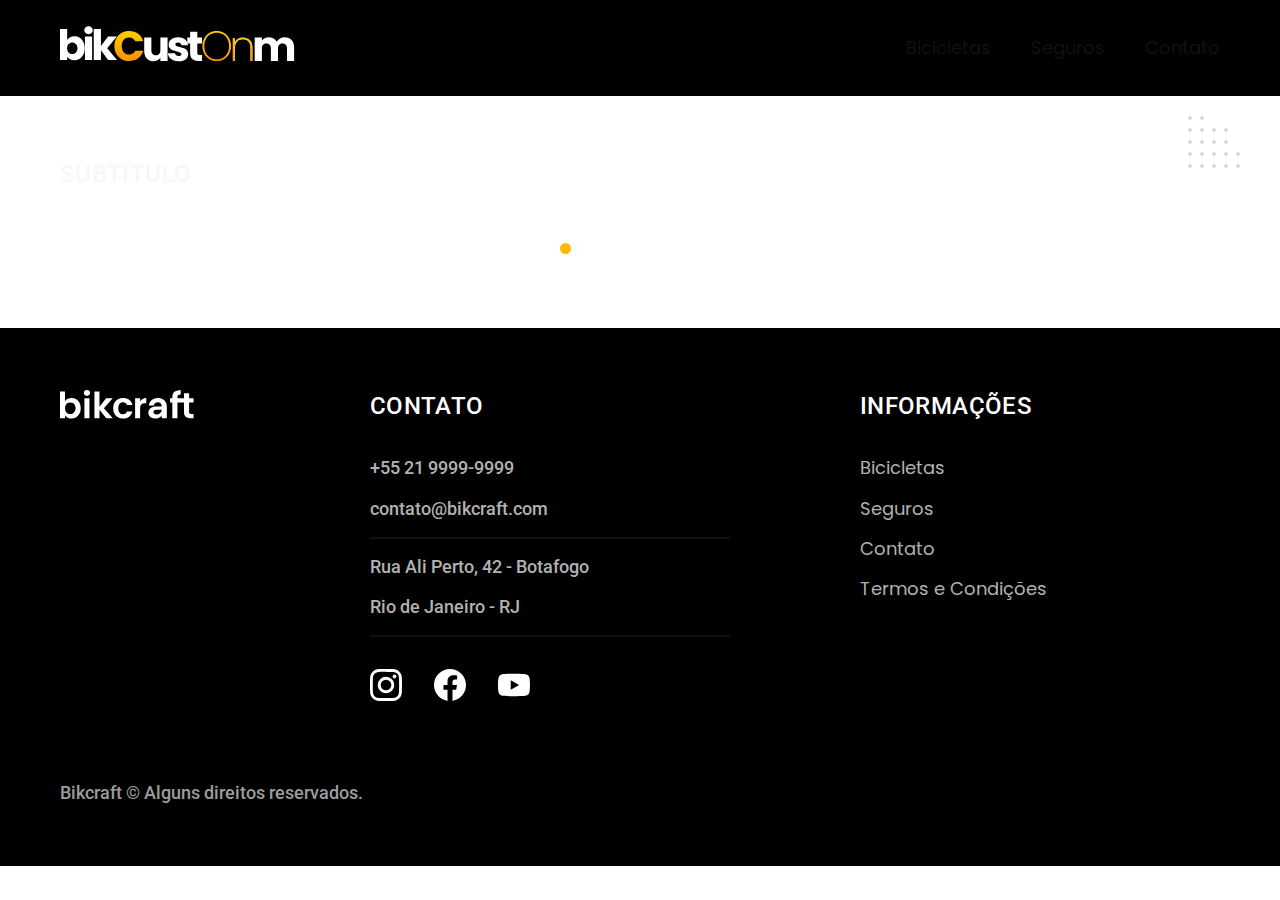
<file: padrão.html>
<!DOCTYPE html>
<html lang="pt-BR">

<head>
  <meta charset="UTF-8">
  <meta http-equiv="X-UA-Compatible" content="IE=edge">
  <meta name="viewport" content="width=device-width, initial-scale=1.0">
  <meta name="description" content="Troque a descrição">
  <title>digite o título | BikCustOnm</title>
  <link rel="preload" href="./css/style.min.css" as="style">
  <link rel="icon" href="./favicon.svg" type="image/svg+xml">
  <link rel="preload" href="./css/style.min.css" as="style">
  <link rel="stylesheet" href="./css/style.min.css">

  <link rel="preconnect" href="https://fonts.googleapis.com">
  <link rel="preconnect" href="https://fonts.gstatic.com" crossorigin>
  <link href="https://fonts.googleapis.com/css2?family=Merriweather:ital@1&family=Poppins:wght@400;600&family=Roboto:wght@400;500&display=swap" rel="stylesheet">
  <script>document.documentElement.classList.add('js')</script>

  <link rel="preconnect" href="https://fonts.googleapis.com">
  <link rel="preconnect" href="https://fonts.gstatic.com" crossorigin>
  <link href="https://fonts.googleapis.com/css2?family=Merriweather:wght@900&family=Poppins:wght@400;600&family=Roboto:wght@400;500&display=swap" rel="stylesheet">
</head>

<body id="padrao">
  <header class="header-bg">
    <div class="header container">
      <a href="./index.html">
        <img src="./img/newLogo.svg" width="235" height="54" widthalt="logo da bikcustonm" />
      </a>
      <nav aria-label="primaria">
        <ul class="header-menu font-1-m cor-w">
          <li><a href="./bicicletas.html">Bicicletas</a></li>
          <li><a href="./seguros.html">Seguros</a></li>
          <li><a href="./contato.html">Contato</a></li>
        </ul>
      </nav>
    </div>
  </header>

  <main>
    <div class="titulo-bg">
      <div class="titulo container">
        <p class="font-2-l-b cor-1">subtitulo</p>
        <h1 class="font-1-xxl cor-0">aqui vai o título<span class="cor-p1">.</span></h1>


      </div>
    </div>


  </main>


  <footer class="footer-bg">
    <div class="footer container">
      <img src="./img/bikcraft.svg" width="136" height="32" alt="Bikcraft">
      <div class="footer-contato">
        <h3 class="font-2-l-b cor-0">Contato</h3>
        <ul class="font-2-m cor-5">
          <li><a href="tel:+552199999999">+55 21 9999-9999</a></li>
          <li><a href="mailto:contato@bikcraft.com">contato@bikcraft.com</a></li>
          <li>Rua Ali Perto, 42 - Botafogo</li>
          <li>Rio de Janeiro - RJ</li>
        </ul>
        <div class="footer-redes">
          <a href="./">
            <img src="./img/redes/instagram.svg" width="32" height="32" alt="Instagram">
          </a>
          <a href="./">
            <img src="./img/redes/facebook.svg" width="32" height="32" alt="Facebook">
          </a>
          <a href="./">
            <img src="./img/redes/youtube.svg" width="32" height="32" alt="Youtube">
          </a>
        </div>
      </div>
      <div class="footer-informacoes">
        <h3 class="font-2-l-b cor-0">Informações</h3>
        <nav>
          <ul class="font-1-m cor-5">
            <li><a href="./bicicletas.html">Bicicletas</a></li>
            <li><a href="./seguros.html">Seguros</a></li>
            <li><a href="./contato.html">Contato</a></li>
            <li><a href="./termos.html">Termos e Condições</a></li>
          </ul>
        </nav>
      </div>
      <p class="footer-copy font-2-m cor-6">Bikcraft © Alguns direitos reservados.</p>
    </div>
  </footer>
  <script src="./js/script.js"></script>
</body>

</html>
</file>
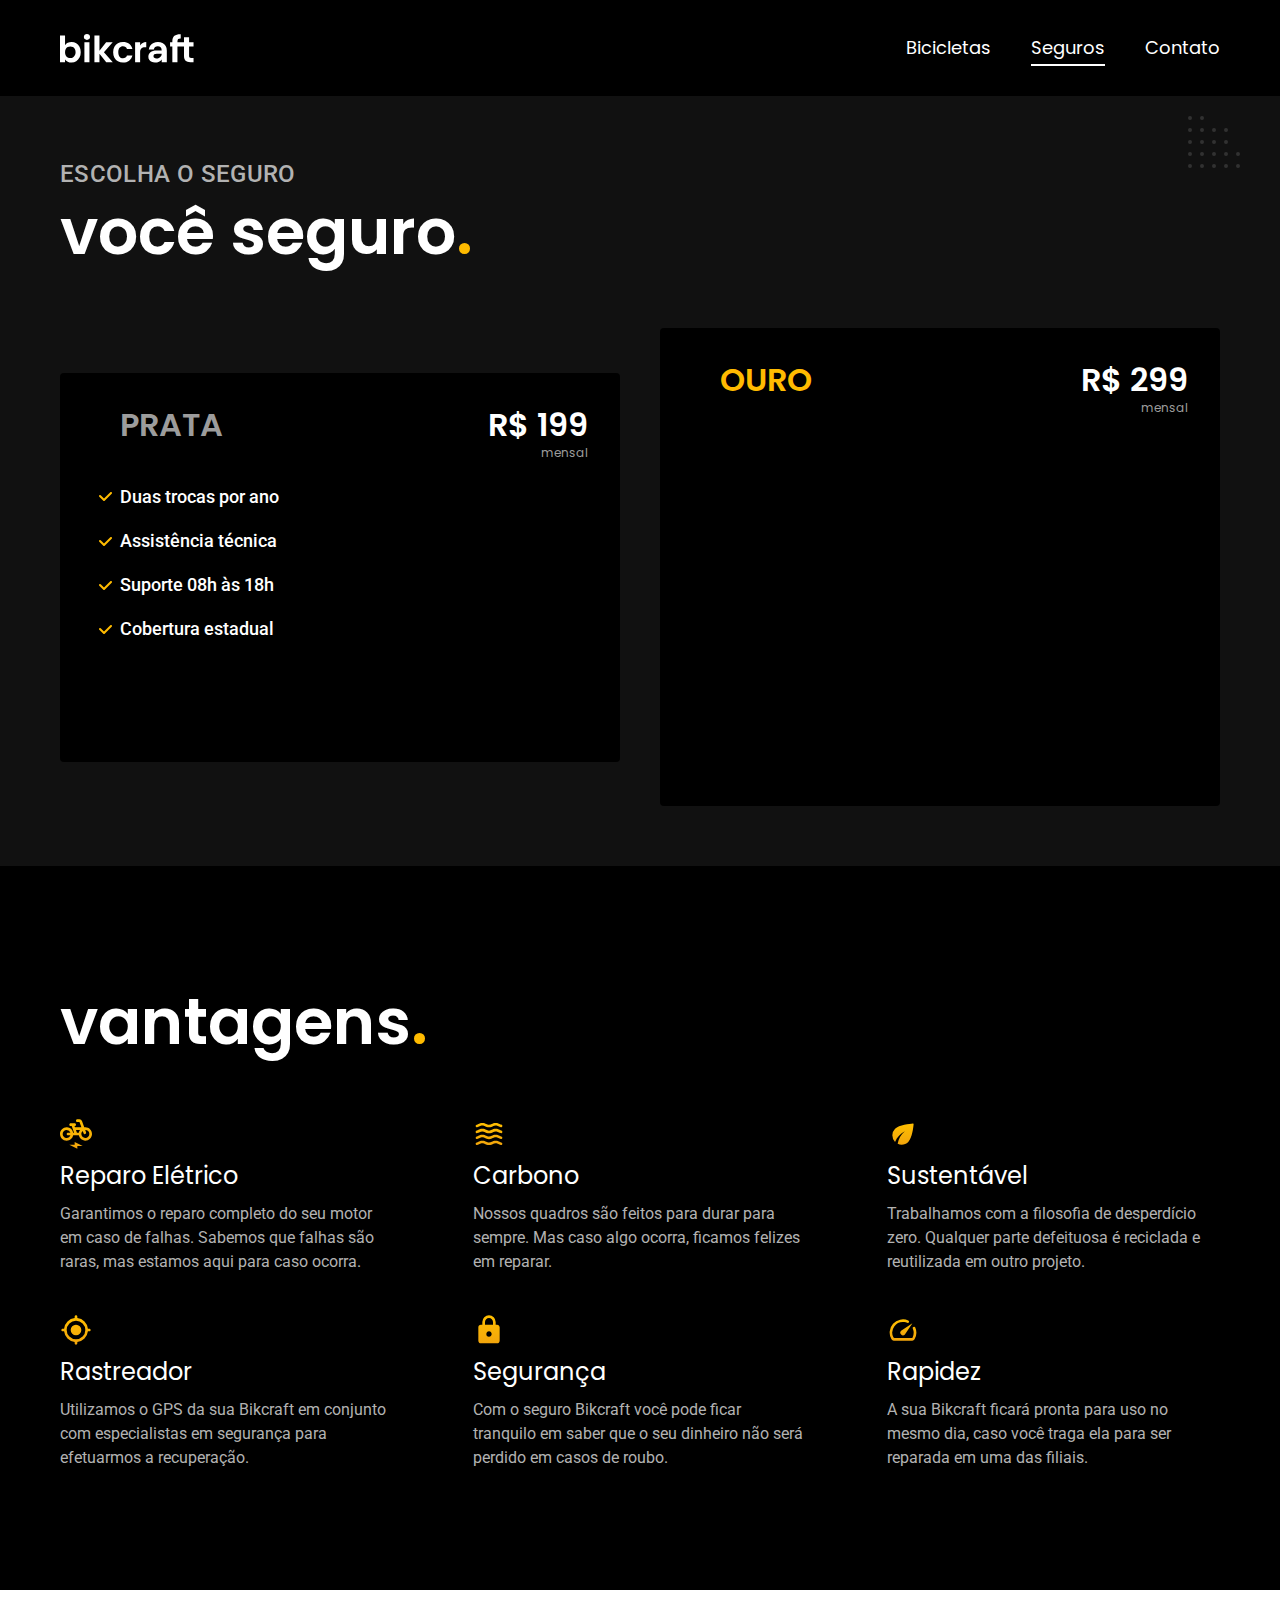
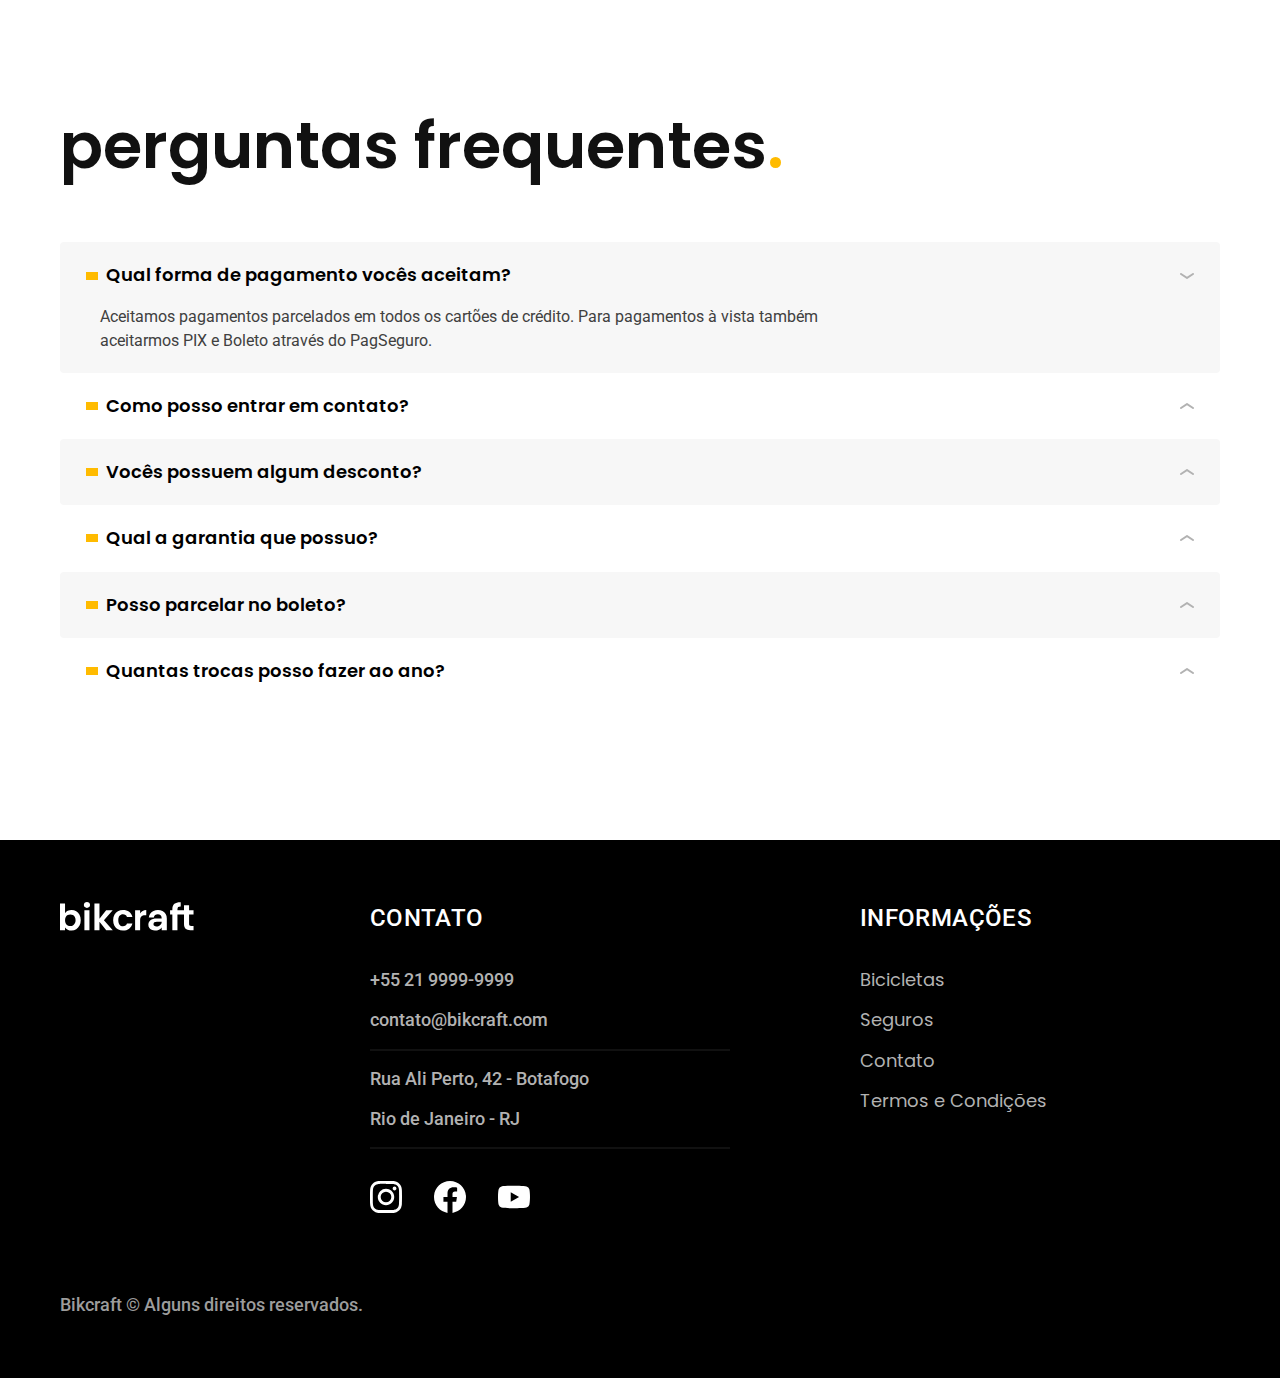
<file: seguros.html>
<!DOCTYPE html>
<html lang="pt-br">

<head>
  <meta charset="UTF-8">
  <meta name="viewport" content="width=device-width, initial-scale=1.0">

  <title>Seguros | Bikcraft</title>
  <meta name="description" content="Seguros.">

  <link rel="icon" href="./favicon.svg" type="image/svg+xml">
  <link rel="preload" href="./css/style.min.css" as="style">
  <link rel="stylesheet" href="./css/style.min.css">
  <script>document.documentElement.classList.add('js')</script>

  <link rel="preconnect" href="https://fonts.googleapis.com">
  <link rel="preconnect" href="https://fonts.gstatic.com" crossorigin>
  <link href="https://fonts.googleapis.com/css2?family=Merriweather:wght@900&family=Poppins:wght@400;600&family=Roboto:wght@400;500&display=swap" rel="stylesheet">
</head>

<body id="seguros">
  <header class="header-bg">
    <div class="header container">
      <a href="./">
        <img src="./img/bikcraft.svg" width="136" height="32" alt="Bikcraft">
      </a>

      <nav aria-label="primaria">
        <ul class="header-menu font-1-m cor-0">
          <li><a href="./bicicletas.html">Bicicletas</a></li>
          <li><a href="./seguros.html">Seguros</a></li>
          <li><a href="./contato.html">Contato</a></li>
        </ul>
      </nav>
    </div>
  </header>

  <main class="seguros-bg">
    <div class="titulo-bg">
      <div class="titulo container">
        <p class="font-2-l-b cor-5 fadeInUp" data-anime="100">Escolha o seguro</p>
        <h1 class="font-1-xxl cor-0 fadeInDown" data-anime="200">você seguro<span class="cor-p1">.</span></h1>
      </div>
    </div>

    <div class="seguros container">

      <div class="seguros-item fadeInLeft" data-anime="300">
        <h3 class="font-1-xl cor-6 fadeInRight" data-anime="500">PRATA</h3>
        <span class="font-1-xl cor-0 fadeInLeft" data-anime="600">R$ 199 <span class="font-1-xs cor-6">mensal</span></span>
        <ul class="font-2-m cor-0 fadeInUp" data-anime="700">
          <li>Duas trocas por ano</li>
          <li>Assistência técnica</li>
          <li>Suporte 08h às 18h</li>
          <li>Cobertura estadual</li>
        </ul>
        <a class="botao secundario  fadeInUp" data-anime="900" href="./orcamento.html?tipo=seguro&produto=prata">Inscreva-se</a>
      </div>

      <div class="seguros-item fadeInRight" data-anime="400">
        <h3 class="font-1-xl cor-p1 fadeInLeft" data-anime="600">OURO</h3>
        <span class="font-1-xl cor-0 fadeInRight" data-anime="700">R$ 299 <span class="font-1-xs cor-6">mensal</span></span>
        <ul class="font-2-m cor-0 fadeInUp" data-anime="800">
          <li>Cinco trocas por ano</li>
          <li>Assistência especial</li>
          <li>Suporte 24h</li>
          <li>Cobertura nacional</li>
          <li>Desconto em parceiros</li>
          <li>Acesso ao Clube Bikcraft</li>
        </ul>
        <a class="botao  fadeInUp" data-anime="1000" href="./orcamento.html?tipo=seguro&produto=ouro">Inscreva-se</a>
      </div>
    </div>
  </main>

  <article class="vantagens-bg">
    <div class="vantagens container">
      <h2 class="font-1-xxl cor-0">vantagens<span class="cor-p1">.</span></h2>
      <ul>
        <li>
          <img src="./img/icones/eletrica.svg" alt="">
          <h3 class="font-1-l cor-0">Reparo Elétrico</h3>
          <p class="font-2-s cor-5">Garantimos o reparo completo do seu motor em caso de falhas. Sabemos que falhas são raras, mas estamos aqui para caso ocorra.</p>
        </li>
        <li>
          <img src="./img/icones/carbono.svg" alt="">
          <h3 class="font-1-l cor-0">Carbono</h3>
          <p class="font-2-s cor-5">Nossos quadros são feitos para durar para sempre. Mas caso algo ocorra, ficamos felizes em reparar.</p>
        </li>
        <li>
          <img src="./img/icones/sustentavel.svg" alt="">
          <h3 class="font-1-l cor-0">Sustentável</h3>
          <p class="font-2-s cor-5">Trabalhamos com a filosofia de desperdício zero. Qualquer parte defeituosa é reciclada e reutilizada em outro projeto.</p>
        </li>
        <li>
          <img src="./img/icones/rastreador.svg" alt="">
          <h3 class="font-1-l cor-0">Rastreador</h3>
          <p class="font-2-s cor-5">Utilizamos o GPS da sua Bikcraft em conjunto com especialistas em segurança para efetuarmos a recuperação.</p>
        </li>
        <li>
          <img src="./img/icones/seguro.svg" alt="">
          <h3 class="font-1-l cor-0">Segurança</h3>
          <p class="font-2-s cor-5">Com o seguro Bikcraft você pode ficar tranquilo em saber que o seu dinheiro não será perdido em casos de roubo.</p>
        </li>
        <li>
          <img src="./img/icones/velocidade.svg" alt="">
          <h3 class="font-1-l cor-0">Rapidez</h3>
          <p class="font-2-s cor-5">A sua Bikcraft ficará pronta para uso no mesmo dia, caso você traga ela para ser reparada em uma das filiais.</p>
        </li>
      </ul>
    </div>
  </article>

  <article class="perguntas container">
    <h2 class="font-1-xxl">perguntas frequentes<span class="cor-p1">.</span></h2>

    <dl>
      <div>
        <dt><button class="font-1-m-b" aria-controls="pergunta1" aria-expanded="true">Qual forma de pagamento vocês aceitam?</button></dt>
        <dd id="pergunta1" class="font-2-s cor-9 ativa">Aceitamos pagamentos parcelados em todos os cartões de crédito. Para pagamentos à vista também aceitarmos PIX e Boleto através do PagSeguro.</dd>
      </div>
      <div>
        <dt><button class="font-1-m-b" aria-controls="pergunta2" aria-expanded="false">Como posso entrar em contato?</button></dt>
        <dd id="pergunta2" class="font-2-s cor-9">Aceitamos pagamentos parcelados em todos os cartões de crédito. Para pagamentos à vista também aceitarmos PIX e Boleto através do PagSeguro.</dd>
      </div>
      <div>
        <dt><button class="font-1-m-b" aria-controls="pergunta3" aria-expanded="false">Vocês possuem algum desconto?</button></dt>
        <dd id="pergunta3" class="font-2-s cor-9">Aceitamos pagamentos parcelados em todos os cartões de crédito. Para pagamentos à vista também aceitarmos PIX e Boleto através do PagSeguro.</dd>
      </div>
      <div>
        <dt><button class="font-1-m-b" aria-controls="pergunta4" aria-expanded="false">Qual a garantia que possuo?</button></dt>
        <dd id="pergunta4" class="font-2-s cor-9">Aceitamos pagamentos parcelados em todos os cartões de crédito. Para pagamentos à vista também aceitarmos PIX e Boleto através do PagSeguro.</dd>
      </div>
      <div>
        <dt><button class="font-1-m-b" aria-controls="pergunta5" aria-expanded="false">Posso parcelar no boleto?</button></dt>
        <dd id="pergunta5" class="font-2-s cor-9">Aceitamos pagamentos parcelados em todos os cartões de crédito. Para pagamentos à vista também aceitarmos PIX e Boleto através do PagSeguro.</dd>
      </div>
      <div>
        <dt><button class="font-1-m-b" aria-controls="pergunta6" aria-expanded="false">Quantas trocas posso fazer ao ano?</button></dt>
        <dd id="pergunta6" class="font-2-s cor-9">Aceitamos pagamentos parcelados em todos os cartões de crédito. Para pagamentos à vista também aceitarmos PIX e Boleto através do PagSeguro.</dd>
      </div>
    </dl>
  </article>

  <footer class="footer-bg">
    <div class="footer container">
      <img src="./img/bikcraft.svg" width="136" height="32" alt="Bikcraft">
      <div class="footer-contato">
        <h3 class="font-2-l-b cor-0">Contato</h3>
        <ul class="font-2-m cor-5">
          <li><a href="tel:+552199999999">+55 21 9999-9999</a></li>
          <li><a href="mailto:contato@bikcraft.com">contato@bikcraft.com</a></li>
          <li>Rua Ali Perto, 42 - Botafogo</li>
          <li>Rio de Janeiro - RJ</li>
        </ul>
        <div class="footer-redes">
          <a href="./">
            <img src="./img/redes/instagram.svg" width="32" height="32" alt="Instagram">
          </a>
          <a href="./">
            <img src="./img/redes/facebook.svg" width="32" height="32" alt="Facebook">
          </a>
          <a href="./">
            <img src="./img/redes/youtube.svg" width="32" height="32" alt="Youtube">
          </a>
        </div>
      </div>
      <div class="footer-informacoes">
        <h3 class="font-2-l-b cor-0">Informações</h3>
        <nav>
          <ul class="font-1-m cor-5">
            <li><a href="./bicicletas.html">Bicicletas</a></li>
            <li><a href="./seguros.html">Seguros</a></li>
            <li><a href="./contato.html">Contato</a></li>
            <li><a href="./termos.html">Termos e Condições</a></li>
          </ul>
        </nav>
      </div>
      <p class="footer-copy font-2-m cor-6">Bikcraft © Alguns direitos reservados.</p>
    </div>
  </footer>
  <script src="./js/plugins/simple-anime.js"></script>
  <script src="./js/script.js"></script>
</body>

</html>
</file>
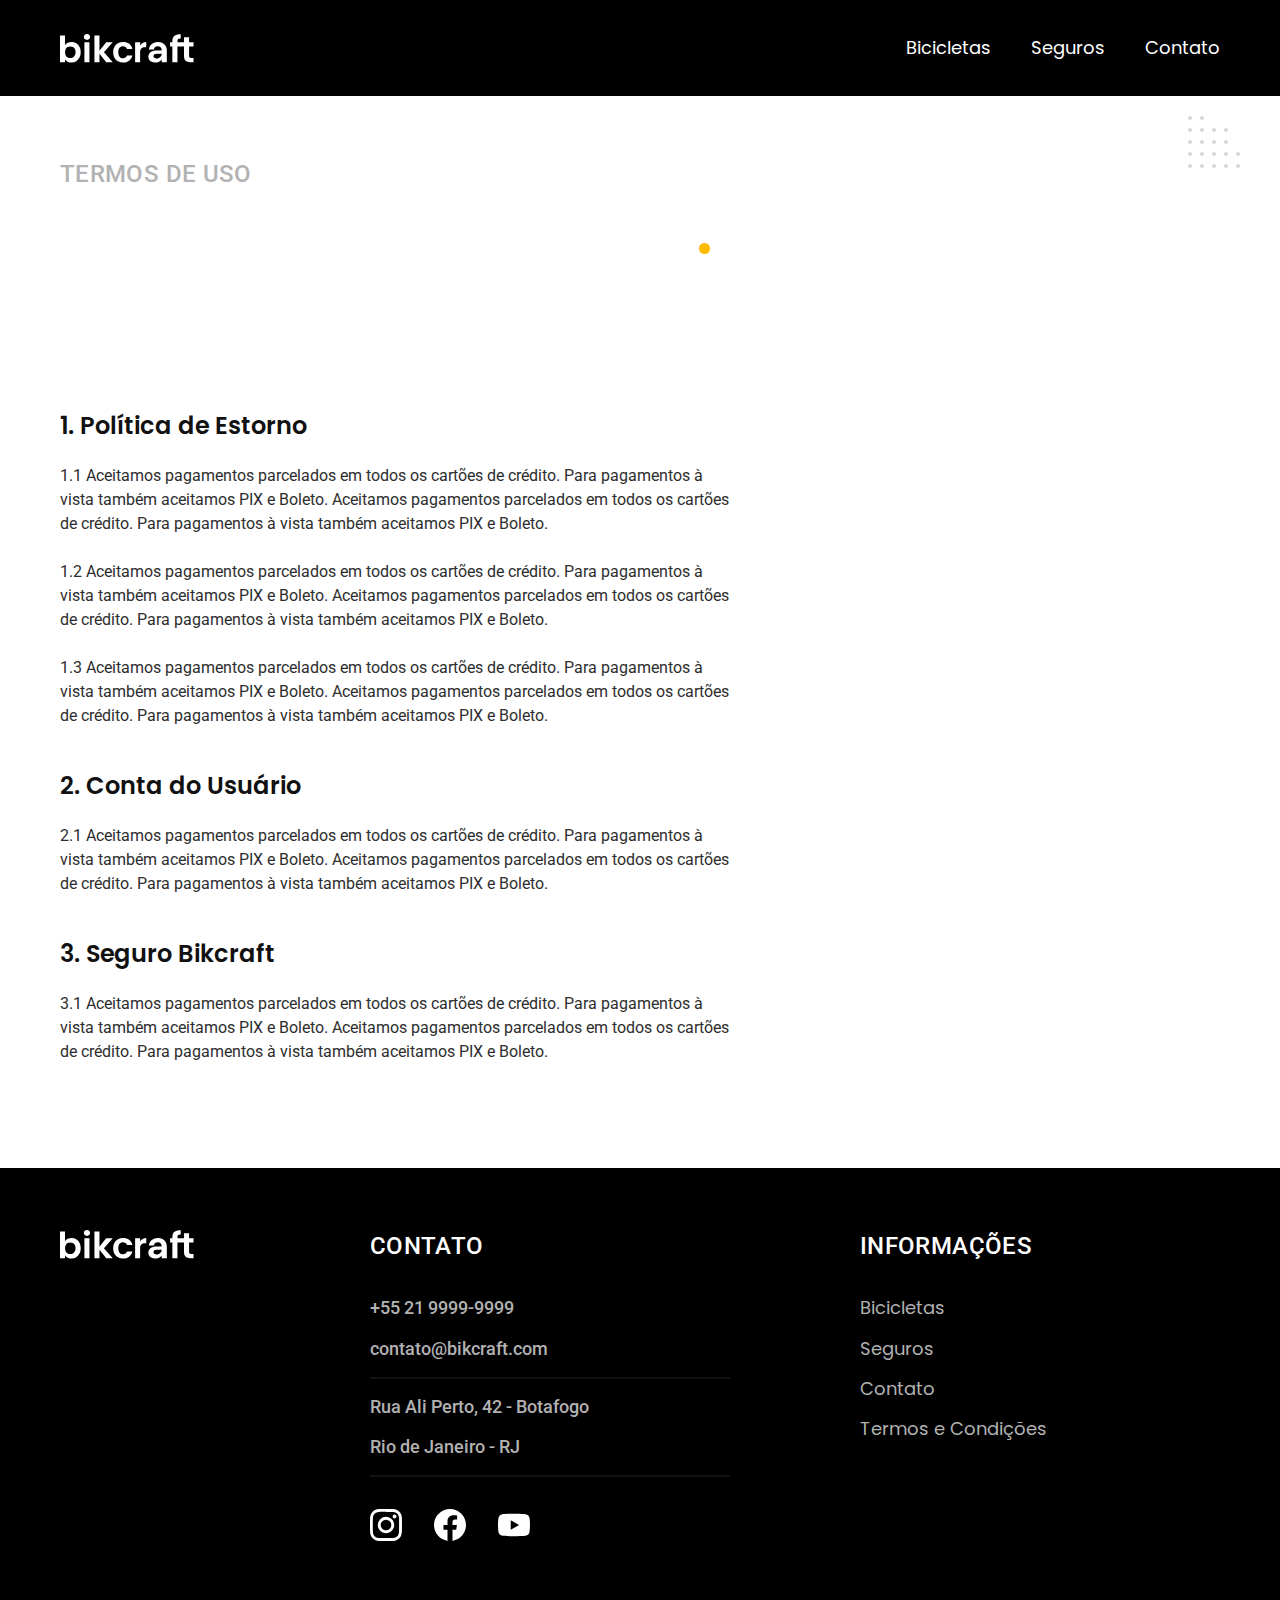
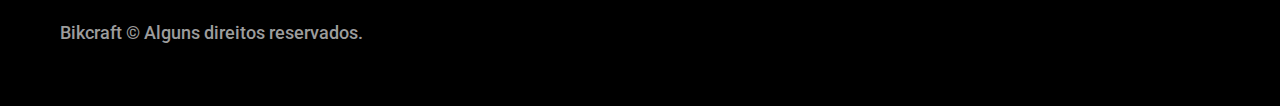
<file: termos.html>
<!DOCTYPE html>
<html lang="pt-br">

<head>
  <meta charset="UTF-8">
  <meta name="viewport" content="width=device-width, initial-scale=1.0">

  <title>Termos e Condições | Bikcraft</title>
  <meta name="description" content="Termos e condições.">

  <link rel="icon" href="./favicon.svg" type="image/svg+xml">
  <link rel="preload" href="./css/style.min.css" as="style">
  <link rel="stylesheet" href="./css/style.min.css">
  <script>document.documentElement.classList.add('js')</script>

  <link rel="preconnect" href="https://fonts.googleapis.com">
  <link rel="preconnect" href="https://fonts.gstatic.com" crossorigin>
  <link href="https://fonts.googleapis.com/css2?family=Merriweather:wght@900&family=Poppins:wght@400;600&family=Roboto:wght@400;500&display=swap" rel="stylesheet">
</head>

<body id="termos">
  <header class="header-bg">
    <div class="header container">
      <a href="./">
        <img src="./img/bikcraft.svg" alt="Bikcraft">
      </a>

      <nav aria-label="primaria">
        <ul class="header-menu font-1-m cor-0">
          <li><a href="./bicicletas.html">Bicicletas</a></li>
          <li><a href="./seguros.html">Seguros</a></li>
          <li><a href="./contato.html">Contato</a></li>
        </ul>
      </nav>
    </div>
  </header>

  <main>
    <div class="titulo-bg">
      <div class="titulo container">
        <p class="font-2-l-b cor-5">Termos de uso</p>
        <h1 class="font-1-xxl cor-0">termos e condições<span class="cor-p1">.</span></h1>
      </div>
    </div>

    <div class="termos font-2-s cor-10 container">
      <h2 class="font-1-l cor-11">1. Política de Estorno</h2>
      <p>1.1 Aceitamos pagamentos parcelados em todos os cartões de crédito. Para pagamentos à vista também aceitamos PIX e Boleto. Aceitamos pagamentos parcelados em todos os cartões de crédito. Para pagamentos à vista também aceitamos PIX e Boleto.</p>
      <p>1.2 Aceitamos pagamentos parcelados em todos os cartões de crédito. Para pagamentos à vista também aceitamos PIX e Boleto. Aceitamos pagamentos parcelados em todos os cartões de crédito. Para pagamentos à vista também aceitamos PIX e Boleto.</p>
      <p>1.3 Aceitamos pagamentos parcelados em todos os cartões de crédito. Para pagamentos à vista também aceitamos PIX e Boleto. Aceitamos pagamentos parcelados em todos os cartões de crédito. Para pagamentos à vista também aceitamos PIX e Boleto.</p>
      <h2 class="font-1-l cor-11">2. Conta do Usuário</h2>
      <p>2.1 Aceitamos pagamentos parcelados em todos os cartões de crédito. Para pagamentos à vista também aceitamos PIX e Boleto. Aceitamos pagamentos parcelados em todos os cartões de crédito. Para pagamentos à vista também aceitamos PIX e Boleto.</p>
      <h2 class="font-1-l cor-11">3. Seguro Bikcraft</h2>
      <p>3.1 Aceitamos pagamentos parcelados em todos os cartões de crédito. Para pagamentos à vista também aceitamos PIX e Boleto. Aceitamos pagamentos parcelados em todos os cartões de crédito. Para pagamentos à vista também aceitamos PIX e Boleto.</p>
    </div>
  </main>

  <footer class="footer-bg">
    <div class="footer container">
      <img src="./img/bikcraft.svg" alt="Bikcraft">
      <div class="footer-contato">
        <h3 class="font-2-l-b cor-0">Contato</h3>
        <ul class="font-2-m cor-5">
          <li><a href="tel:+552199999999">+55 21 9999-9999</a></li>
          <li><a href="mailto:contato@bikcraft.com">contato@bikcraft.com</a></li>
          <li>Rua Ali Perto, 42 - Botafogo</li>
          <li>Rio de Janeiro - RJ</li>
        </ul>
        <div class="footer-redes">
          <a href="./">
            <img src="./img/redes/instagram.svg" alt="Instagram">
          </a>
          <a href="./">
            <img src="./img/redes/facebook.svg" alt="Facebook">
          </a>
          <a href="./">
            <img src="./img/redes/youtube.svg" alt="Youtube">
          </a>
        </div>
      </div>
      <div class="footer-informacoes">
        <h3 class="font-2-l-b cor-0">Informações</h3>
        <nav>
          <ul class="font-1-m cor-5">
            <li><a href="./bicicletas.html">Bicicletas</a></li>
            <li><a href="./seguros.html">Seguros</a></li>
            <li><a href="./contato.html">Contato</a></li>
            <li><a href="./termos.html">Termos e Condições</a></li>
          </ul>
        </nav>
      </div>
      <p class="footer-copy font-2-m cor-6">Bikcraft © Alguns direitos reservados.</p>
    </div>
  </footer>
  <script src="./js/script.js"></script>
</body>

</html>
</file>
<file: css/style.min.css>
html{touch-action:manipulation}body{margin:0;font-family:Arial,Helvetica,sans-serif;color:#111}blockquote,dd,h1,h2,h3,h4,p,ul{margin:0}ul{padding:0;list-style:none}a{text-decoration:none;color:inherit}img{max-width:100%;display:block;height:auto}img[src$=".jpg"]{border-radius:4px}.font-1-xs{font:400 0.75rem/1.35 Poppins,sans-serif}.font-2-xs{font:400 0.875rem/1.43 Roboto,sans-serif}.font-1-s{font:400 1rem/1.5 Poppins,sans-serif}.font-2-s{font:400 1rem/1.5 Roboto,sans-serif}.font-1-m,.font-1-m-b{font:400 1.125rem/1.35 Poppins,sans-serif}.font-1-m-b{font-weight:600}.font-2-m{font:500 1.125rem/1.35 Roboto,sans-serif}.font-1-l{font:400 1.5rem/1.5 Poppins,sans-serif}.font-2-l,.font-2-l-b{font:400 1.5rem/1.5 Roboto,sans-serif}.font-2-l-b{font-weight:500;letter-spacing:.015em;text-transform:uppercase}.font-1-xl{font:600 2rem/1.25 Poppins,sans-serif}.font-2-xl{font:500 2rem/1.25 Roboto,sans-serif}.font-1-xxl{font:600 4rem/1.125 Poppins,sans-serif}@media (max-width:1200px){.font-1-xxl{font-size:3rem}.font-2-l,.font-2-l-b{font-size:1.125rem}}@media (max-width:800px){.font-1-xxl{font-size:2rem}.font-1-xl,.font-2-xl{font-size:1.5rem}}:root{--cor-0:#ffffff;--cor-1:#f7f7f7;--cor-2:#ededed;--cor-3:#dedede;--cor-4:#cccccc;--cor-5:#b2b2b2;--cor-6:#9c9c9c;--cor-7:#717171;--cor-8:#595959;--cor-9:#404040;--cor-10:#2e2e2e;--cor-11:#111111;--cor-12:#000000;--cor-p1:#ffbb00;--cor-p2:#e4a30b;--cor-p3:#a66f00;--cor-p4:#664400;--cor-p5:#332200}.cor-0{color:var(--cor-0)}.cor-1{color:var(--cor-1)}.cor-2{color:var(--cor-2)}.cor-3{color:var(--cor-3)}.cor-4{color:var(--cor-4)}.cor-5{color:var(--cor-5)}.cor-6{color:var(--cor-6)}.cor-7{color:var(--cor-7)}.cor-8{color:var(--cor-8)}.cor-9{color:var(--cor-9)}.cor-10{color:var(--cor-10)}.cor-11{color:var(--cor-11)}.cor-12{color:var(--cor-12)}.cor-p1{color:var(--cor-p1)}.cor-p2{color:var(--cor-p2)}.cor-p3{color:var(--cor-p3)}.cor-p4{color:var(--cor-p4)}.cor-p5{color:var(--cor-p5)}.js .fadeInDown{transform:translate3d(0,-20px,0)}.js .fadeInUp{transform:translate3d(0,20px,0)}.js .fadeInRight{transform:translate3d(20px,0,0)}.js .fadeInLeft{transform:translate3d(-20px,0,0)}.js [data-anime]{opacity:0}.js .anime{opacity:1;transform:none;transition:transform .8s,opacity .8s}.header-bg{background-color:var(--cor-12)}.header{display:flex;flex-wrap:wrap;gap:20px;justify-content:space-between;align-items:center;padding-top:20px;padding-bottom:20px}.header-menu{display:flex;flex-wrap:wrap;gap:40px}.header-menu a{display:inline-block;padding:16px 0;position:relative}.header-menu a::after{content:"";display:block;height:2px;width:0;background:var(--cor-0);margin-top:4px;transition:.3s;position:absolute}.header-menu a.ativo::after,.header-menu a:hover::after{width:100%}@media (max-width:800px){.header-menu{gap:20px}.header-menu a{background:var(--cor-11);padding:12px 16px;border-radius:4px}.header-menu a:hover{background-color:var(--cor-10)}.header a::after{display:none}}@media (max-width:600px){.header-menu{gap:12px}.header-menu a{padding:8px 12px;font-size:14px}}.footer-bg{background-color:var(--cor-12)}.footer{display:grid;grid-template-columns:3fr 5fr 4fr;gap:40px;padding-top:60px;padding-bottom:60px}.footer h3{margin-bottom:32px}.footer-contato ul{margin-bottom:32px}.footer-contato li:nth-child(2n):after{content:"";display:block;max-width:360px;height:2px;background:var(--cor-11);margin-top:16px}.footer li{margin-bottom:16px}.footer-redes{display:flex;gap:32px}.footer a:hover{color:var(--cor-0)}.footer-copy{grid-column:1/-1;margin-top:40px}@media (max-width:800px){.footer>img{display:none}.footer{grid-template-columns:1fr 1fr}}@media (max-width:600px){.footer{grid-template-columns:1fr;gap:60px}.footer-copy{margin-top:0}}.container{box-sizing:border-box;max-width:1200px;padding-left:20px;padding-right:20px;margin-left:auto;margin-right:auto}.botao{display:inline-block;padding:16px 32px;background:linear-gradient(#ffbf00,#f2a50c);border-radius:4px;box-shadow:0 1px 2px rgba(0,0,0,.1);text-transform:uppercase;color:var(--cor-p5);font:600 1.125rem/1.35 Poppins,sans-serif;max-width:max-content;border:none;cursor:pointer}.botao:hover{background:linear-gradient(#ffb60d,#e59317)}.botao.secundario{background:var(--cor-10);color:var(--cor-2)}.botao.secundario:hover{background:var(--cor-9)}.botao.seta{display:flex;align-items:center}.botao.seta::after{content:"";display:inline-block;width:18px;height:10px;margin-left:12px;background:url("../img/icones/seta.svg");transition:transform .2s}.botao.seta:hover::after{transform:translateX(4px)}@media (max-width:600px){.botao{padding:12px 16px;font-size:1rem}}.link{display:inline-block;color:var(--cor-p1);font:500 1.5rem/1.5 Poppins,sans-serif;text-transform:uppercase}.link::after{content:"";display:block;width:100%;height:4px;background-color:currentColor}.link:hover{color:var(--cor-0)}.titulo-bg{padding-top:60px;padding-bottom:60px;background-color:var(--cor-11);background:url("../img/dec/top-right.svg") no-repeat top 20px right 40px}.titulo p{margin-bottom:4px}@media (max-width:800px){.titulo-bg{padding-top:40px;padding-bottom:40px}.titulo p{font-size:1rem;text-transform:lowercase;font-weight:400}}.form{display:grid;grid-template-columns:1fr 1fr;gap:20px}.form label{display:block;font:400 1rem/1.5 Poppins,sans-serif;margin-bottom:4px}.form .col-2{grid-column:span 2}.form input[type=email],.form input[type=text],.form textarea{font:400 1rem/1.5 Roboto,sans-serif;background:var(--cor-1);border:1px solid var(--cor-2);padding:12px;border-radius:4px;width:100%;box-sizing:border-box}.form input[type=email]:focus,.form input[type=text]:focus,.form textarea:focus{outline:0;border-color:var(--cor-p1);background:var(--cor-0);box-shadow:0 0 0 2px #fea}@media (max-width:600px){.form{grid-template-columns:1fr}.form .col-2{grid-column:1}}.introducao-bg{background:var(--cor-12) url("../img/dec/bottom-left.svg") no-repeat bottom 160px left 20px;box-shadow:inset 0 -120px var(--cor-0)}.introducao{display:grid;grid-template-columns:1fr 1fr;gap:0 40px}.introducao-conteudo{align-self:end;padding-bottom:200px}.introducao img{width:100%;height:100%;object-fit:cover;border-radius:4px}.introducao h1{margin-bottom:32px}.introducao p{margin-bottom:20px}@media (max-width:800px){.introducao-bg{background:var(--cor-11);padding-top:40px;box-shadow:inset 0 -60px #fff}.introducao{grid-template-columns:1fr;gap:32px}.introducao-conteudo{padding-bottom:0}.introducao h1{margin-bottom:16px}.introducao img{height:300px;width:100%}}.tecnologia-bg{background-color:var(--cor-11);box-shadow:inset 0 80px var(--cor-0),inset 0 -80px var(--cor-0)}.tecnologia{display:grid;grid-template-columns:1fr 1fr;gap:40px}.tecnologia-imagem img{width:100%;height:100%;object-fit:cover;object-position:left}.tecnologia-conteudo{padding-top:160px;padding-bottom:160px}.tecnologia-conteudo>span{display:block;margin-bottom:20px}.tecnologia-conteudo h2{margin-bottom:32px}.tecnologia-conteudo>p{margin-bottom:20px}.tecnologia a{margin-bottom:80px}.tecnologia-vantagens{display:flex;gap:40px}.tecnologia-vantagens h3{margin-bottom:8px;width:max-content}.tecnologia-vantagens img{width:24px;margin-bottom:8px}@media (max-width:800px){.tecnologia-bg{box-shadow:initial}.tecnologia{grid-template-columns:1fr}.tecnologia-conteudo{padding-top:60px;padding-bottom:60px}.tecnologia-imagem{display:none}.tecnologia a{margin-bottom:60px}}@media (max-width:600px){.tecnologia-vantagens{flex-direction:column}}.parceiros{padding-top:60px;padding-bottom:120px}.parceiros h2{margin-bottom:60px}.parceiros ul{padding:0 20px;max-width:1400px;display:grid;grid-template-columns:repeat(4,1fr);margin:0 auto}.parceiros li{display:flex;padding:32px;border-left:2px solid var(--cor-2)}.parceiros img{margin:auto}.parceiros li:first-child,.parceiros li:nth-child(5){border-left:none}.parceiros li:nth-child(n+5){border-top:2px solid var(--cor-2)}@media (max-width:800px){.parceiros{padding-bottom:60px}.parceiros h2{margin-bottom:20px}.parceiros ul{grid-template-columns:repeat(2,1fr)}.parceiros li:nth-child(n+3){border-top:2px solid var(--cor-2)}.parceiros li:nth-child(odd){border-left:none}}.depoimento{display:grid;grid-template-columns:1fr 1fr;background:var(--cor-p1) url("../img/dec/bottom-right.svg") no-repeat bottom 40px right 40px;overflow:hidden}.depoimento img{width:100%;height:100%;object-fit:cover;border-radius:0}.depoimento-conteudo{padding:40px 40px 80px 80px;align-self:end}.depoimento-conteudo p{max-width:32ch;font-family:Merriweather,serif;font-style:italic;font-weight:900;margin-bottom:32px;position:relative}.depoimento p::after,.depoimento p::before{font-size:5rem;color:var(--cor-p2);position:absolute}.depoimento p::before{content:"“";left:-50px;top:-20px}.depoimento p::after{content:"”"}@media (min-width:1200px){.depoismento{max-height:520px}}@media (max-width:800px){.depoimento{grid-template-columns:1fr;text-align:center}.depoimento img{max-height:200px}.depoimento-conteudo{padding:40px 20px;margin:auto}}.bicicletas-lista{padding-top:60px;padding-bottom:120px}.bicicletas-lista h2{margin-bottom:40px}.bicicletas-lista ul{display:flex;gap:40px;padding:0 20px 20px 20px;max-width:1400px;margin-left:auto;margin-right:auto;overflow-x:auto}#bicicleta .bicicletas-lista ul{padding:0 0 20px 0}.bicicletas-lista li{flex:1;min-width:280px}.bicicletas-lista a{display:block}.bicicletas-lista img{margin-bottom:16px}.bicicletas-lista h3{margin-bottom:8px;display:flex;align-items:center}.bicicletas-lista h3::before{content:"";display:inline-block;height:8px;width:12px;margin-right:8px;background-color:var(--cor-p1);transition:width .2s}.bicicletas-lista a:hover h3::before{width:24px}.bicicletas-lista li span{padding-left:20px}@media (max-width:800px){.bicicletas-lista{padding-bottom:60px}.bicicletas-lista ul{gap:20px}}.bicicletas-bg{background:linear-gradient(to right,var(--cor-0) 30%,var(--cor-11) 0)}.bicicletas{display:grid;grid-template-columns:1fr 1fr;gap:40px;padding-top:60px;padding-bottom:60px;background:url("../img/dec/top-right.svg") no-repeat top 40px right 40px}.bicicletas-imagem{display:grid}.bicicletas-imagem img{grid-area:1/1}.bicicletas-imagem span{grid-area:1/1;place-self:start end;margin-top:20px;background:var(--cor-12);display:inline-block;padding:8px 16px 8px 8px;border-radius:4px 0 0 4px}.bicicletas-conteudo{display:grid;grid-template-columns:1fr auto;align-content:start}.bicicletas h2,.bicicletas p{grid-column:1/-1}.bicicletas h2{margin-bottom:20px}.bicicletas h2::before{content:"";display:block;width:12px;height:8px;background-color:var(--cor-p1);margin-bottom:8px}.bicicletas p{margin-bottom:32px}.bicicletas a{place-self:end}.bicicletas li{display:flex;align-items:center}.bicicletas ul{display:grid;gap:16px}.bicicletas-conteudo img{width:24px;margin-right:8px}@media (max-width:800px){.bicicletas-bg{background:var(--cor-11)}.bicicletas{grid-template-columns:1fr;gap:20px;padding-top:40px;padding-bottom:40px}}@media (max-width:600px){.bicicletas-conteudo{grid-template-columns:1fr}.bicicletas ul{font-size:1rem;grid-template-columns:1fr 1fr;margin-bottom:32px}.bicicletas a{place-self:start}}.bicicleta{display:grid;grid-template-columns:1fr 1fr;align-items:start;gap:40px;padding-top:60px;padding-bottom:60px}#bicicleta .titulo p{text-transform:uppercase}.bicicleta-imagens{display:flex;flex-wrap:wrap;gap:20px}.bicicleta-imagens img{flex:1;min-width:200px}.bicicleta-imagens img:first-child{min-width:100%}.bicicleta-conteudo>p{margin-bottom:32px}.bicicleta-comprar{display:grid;grid-template-columns:max-content auto;align-items:center;justify-items:start;gap:8px 12px;margin-bottom:40px}.bicicleta-comprar a{grid-row:span 2}.bicicleta-comprar span{display:flex;align-items:center;background-color:var(--cor-12);gap:8px;padding:4px 8px;border-radius:4px}.bicicleta-conteudo h2{text-transform:uppercase;letter-spacing:.015em;margin-bottom:12px}.bicicleta-ficha,.bicicleta-informacoes{padding:32px;background-color:var(--cor-12);border-radius:4px}.bicicleta-informacoes{margin-bottom:40px;display:grid;grid-template-columns:1fr 1fr;gap:32px}.bicicleta-informacoes img{width:24px;margin-bottom:8px}.bicicleta-informacoes h3{margin-bottom:8px}.bicicleta-ficha li{padding:4px 0;display:flex;justify-content:space-between;border-bottom:1px solid var(--cor-11)}.bicicleta-ficha li:last-child{border-bottom:none}.bicicleta-ficha span{color:var(--cor-6)}@media (max-width:800px){.bicicleta{grid-template-columns:1fr;padding-top:40px;padding-bottom:40px}.bicicleta-imagens{grid-row:2}}@media (max-width:400px){.bicicleta-informacoes{grid-template-columns:1fr}.bicicleta-comprar{grid-template-columns:1fr}}.seguro-bg{background-color:var(--cor-11);box-shadow:inset 0 120px var(--cor-0),inset 0 -120px var(--cor-12)}.seguro{display:grid;grid-template-columns:1fr 1fr;gap:40px}.seguro-imagem img{width:100%;height:100%;object-fit:cover}.seguro-conteudo{padding-top:180px;padding-bottom:180px}.seguro h2{margin-bottom:32px}.seguro p{margin-bottom:20px}@media (max-width:800px){.seguro-bg{box-shadow:inset 0 -60px var(--cor-12)}.seguro{grid-template-columns:1fr}.seguro-conteudo{grid-row:1;padding-top:40px;padding-bottom:0}}.seguros-bg{background:var(--cor-11)}.seguros{padding-top:60px;padding-bottom:60px;display:grid;grid-template-columns:1fr 1fr;gap:40px;align-items:center}#seguros .seguros{padding-top:0}.seguros h2{grid-column:1/-1}.seguros-item{background-color:var(--cor-12);padding:32px 32px 32px 60px;display:grid;grid-template-columns:1fr auto;border-radius:4px}.seguros-item h3{margin-bottom:40px}.seguros-item span{grid-column:2;display:block;text-align:right}.seguros-item ul{grid-column:1/-1;margin-bottom:32px}.seguros-item li{display:flex;align-items:center;position:relative}.seguros-item li+li{margin-top:20px}.seguros-item li::before{content:"";display:inline-block;width:13px;height:9px;background-image:url("../img/icones/lista.svg");position:absolute;left:-21px}.seguros-item a{grid-column:1/-1}@media (max-width:800px){.seguros{grid-template-columns:1fr}}.vantagens-bg{background-color:var(--cor-12)}.vantagens{padding-top:120px;padding-bottom:120px}.vantagens h2{margin-bottom:60px}.vantagens ul{display:grid;grid-template-columns:repeat(auto-fit,minmax(280px,max-content));gap:40px 80px}.vantagens h3,.vantagens img{margin-bottom:8px}@media (max-width:800px){.vantagens{padding-top:60px;padding-bottom:60px}.vantagens h2{margin-bottom:40px}.vantagens ul{gap:20px}}.perguntas{padding-top:120px;padding-bottom:120px}.perguntas h2{margin-bottom:60px}.perguntas dl>div{padding:20px;border-radius:4px}.perguntas dl>div:nth-child(odd){background-color:var(--cor-1)}.perguntas button{display:grid;grid-template-columns:auto 1fr auto;align-items:center;gap:8px;cursor:pointer;border:none;background:0 0;width:100%;text-align:left}.perguntas button::before{content:"";display:inline-block;width:12px;height:8px;background-color:var(--cor-p1)}.perguntas button::after{content:"";display:inline-block;width:14px;height:6px;background:url("../img/icones/seta-abrir.svg");transition:.3s}.perguntas button:hover::after,.perguntas button[aria-expanded=true]::after{transform:rotate(180deg)}.js .perguntas dd{display:none}.js .perguntas .ativa{display:block}.perguntas dd{padding-left:20px;padding-top:16px;max-width:80ch}@media (max-width:800px){.perguntas{padding-top:60px;padding-bottom:60px}.perguntas h2{margin-bottom:40px}}#contato{background:linear-gradient(var(--cor-11) 600px,var(--cor-1) 0)}.contato{display:grid;grid-template-columns:5fr 7fr}.contato-dados,.contato-formulario{padding:60px;box-shadow:0 1px 2px rgba(0,0,0,.1)}.contato-dados{border-radius:5px 0 0 5px;background:var(--cor-12) url("../img/dec/bottom-left.svg") no-repeat bottom 20px left 40px}.contato-formulario{border-radius:0 5px 5px 0;background:var(--cor-0) url("../img/dec/bottom-right.svg") no-repeat bottom 20px right 40px}.contato-dados h2{margin-bottom:60px}.contato-endereco{margin-bottom:32px;padding-left:28px;background:url("../img/icones/local.svg") no-repeat 0 2px}.contato-endereco p{margin-bottom:8px}.contato-meios a{display:block;max-width:max-content;margin-bottom:8px;padding-left:28px}.contato-meios a:hover{color:var(--cor-0)}.contato-meios a:first-child{background:url("../img/icones/email.svg") no-repeat 0 2px}.contato-meios a:nth-child(2){margin-bottom:32px}.contato-meios a:nth-child(3){background:url("../img/icones/telefone.svg") no-repeat 0 2px;margin-bottom:60px}.contato-redes{display:flex;gap:32px;padding-left:28px}@media (max-width:800px){.contato{grid-template-columns:1fr}.contato-dados,.contato-formulario{padding:20px}.contato-dados{border-radius:5px 5px 0 0;background:var(--cor-12)}.contato-formulario{border-radius:0 0 5px 5px}.contato-dados h2,.contato-meios a:nth-child(3){margin-bottom:32px}.contato-redes{margin-bottom:12px}}.lojas{display:grid;grid-template-columns:1fr 1fr;gap:0 40px;padding-top:120px;padding-bottom:120px}.lojas h2{grid-column:1/-1;margin-bottom:60px}.lojas img{border-radius:4px 4px 0 0}.lojas-item{border-radius:4px;background:var(--cor-0);box-shadow:0 1px 2px rgba(0,0,0,.1)}.lojas-conteudo{display:grid;grid-template-columns:1fr 1fr;gap:32px 16px;padding:32px}.lojas-conteudo h3,.lojas-tempo{grid-column:1/-1}.lojas-dados{display:grid;gap:8px;border-left:2px solid var(--cor-2);padding-left:12px}.lojas-tempo{display:flex;align-items:center;gap:8px}@media (max-width:800px){.lojas{gap:20px;padding-top:60px;padding-bottom:60px}.lojas h2{margin-bottom:32px}.lojas-conteudo{grid-template-columns:1fr}}@media (max-width:600px){.lojas{grid-template-columns:1fr}}#orcamento{background:linear-gradient(var(--cor-11) 600px,var(--cor-1) 0)}.orcamento{display:grid;grid-template-columns:5fr 7fr;padding-bottom:120px}.orcamento h2{text-transform:uppercase;position:relative;display:flex;align-items:center}.orcamento h2::before{content:"";display:inline-block;width:4px;height:8px;background-color:var(--cor-p1);position:absolute;left:-12px}.orcamento-dados,.orcamento-produto{padding:60px;box-shadow:0 1px 2px rgba(0,0,0,.1)}.orcamento-produto{background:var(--cor-12) url("../img/dec/bottom-left.svg") no-repeat bottom 20px left 40px;border-radius:5px 0 0 5px;display:grid;grid-template-columns:1fr 1fr;gap:20px;align-content:start}.orcamento-produto>*{grid-column:1/-1}.orcamento-produto>label{grid-column:initial}.orcamento-produto label{font:400 1rem/1.5 Poppins,sans-serif;color:var(--cor-4);background-color:var(--cor-10);padding:12px 16px;border-radius:4px;cursor:pointer;display:grid;grid-template-columns:auto 1fr auto;align-items:center;border:1px solid var(--cor-10)}.orcamento-produto input:checked+label{background:var(--cor-0);color:var(--cor-11)}.orcamento-produto label::before{content:"";display:inline-block;box-sizing:border-box;width:12px;height:12px;border:1px solid var(--cor-6);border-radius:50%;margin-right:8px}.orcamento-produto input:checked+label::before{border-color:var(--cor-7);box-shadow:inset 0 0 0 3px var(--cor-0),inset 0 0 0 6px var(--cor-7)}.orcamento-produto label:hover{background-color:var(--cor-9);border-color:var(--cor-9)}.orcamento-produto input:focus+label{box-shadow:0 0 0 2px var(--cor-p1);border-color:var(--cor-12)}.orcamento-produto label span{display:none}.orcamento-produto input:checked+label span{display:inline-block}.orcamento-produto input{opacity:0;position:absolute;pointer-events:none}.orcamento-dados{border-radius:0 5px 5px 0;background:var(--cor-0) url("../img/dec/bottom-right.svg") no-repeat bottom 20px right 40px}.orcamento-conteudo{display:none}.orcamento-conteudo h2,.orcamento-dados h2:nth-of-type(n+2){margin-top:20px}#bikcraft:checked~#orcamento-bikcraft,#seguro:checked~#orcamento-seguro{display:grid;gap:20px}.orcamento-detalhes{display:none;background:var(--cor-0);padding:20px;grid-template-columns:1fr 1fr;border-radius:4px;align-items:center}.orcamento-detalhes li{display:flex;align-items:center;margin-bottom:8px}.orcamento-detalhes li img{width:16px;margin-right:8px}.orcamento-produto input:checked+label+.orcamento-detalhes{display:grid}@media (max-width:1200px){.orcamento-dados,.orcamento-produto{padding:32px}}@media (max-width:800px){.orcamento{grid-template-columns:1fr}.orcamento-produto{border-radius:5px 5px 0 0;background:var(--cor-12)}.orcamento-dados{border-radius:0 0 5px 5px}}@media (max-width:400px){.orcamento-produto{grid-template-columns:1fr}}.termos{padding-top:80px;padding-bottom:80px}.termos h2{font-weight:600;margin-bottom:20px}.termos p+h2{margin-top:40px}.termos p{max-width:75ch;margin-bottom:24px}
</file>
